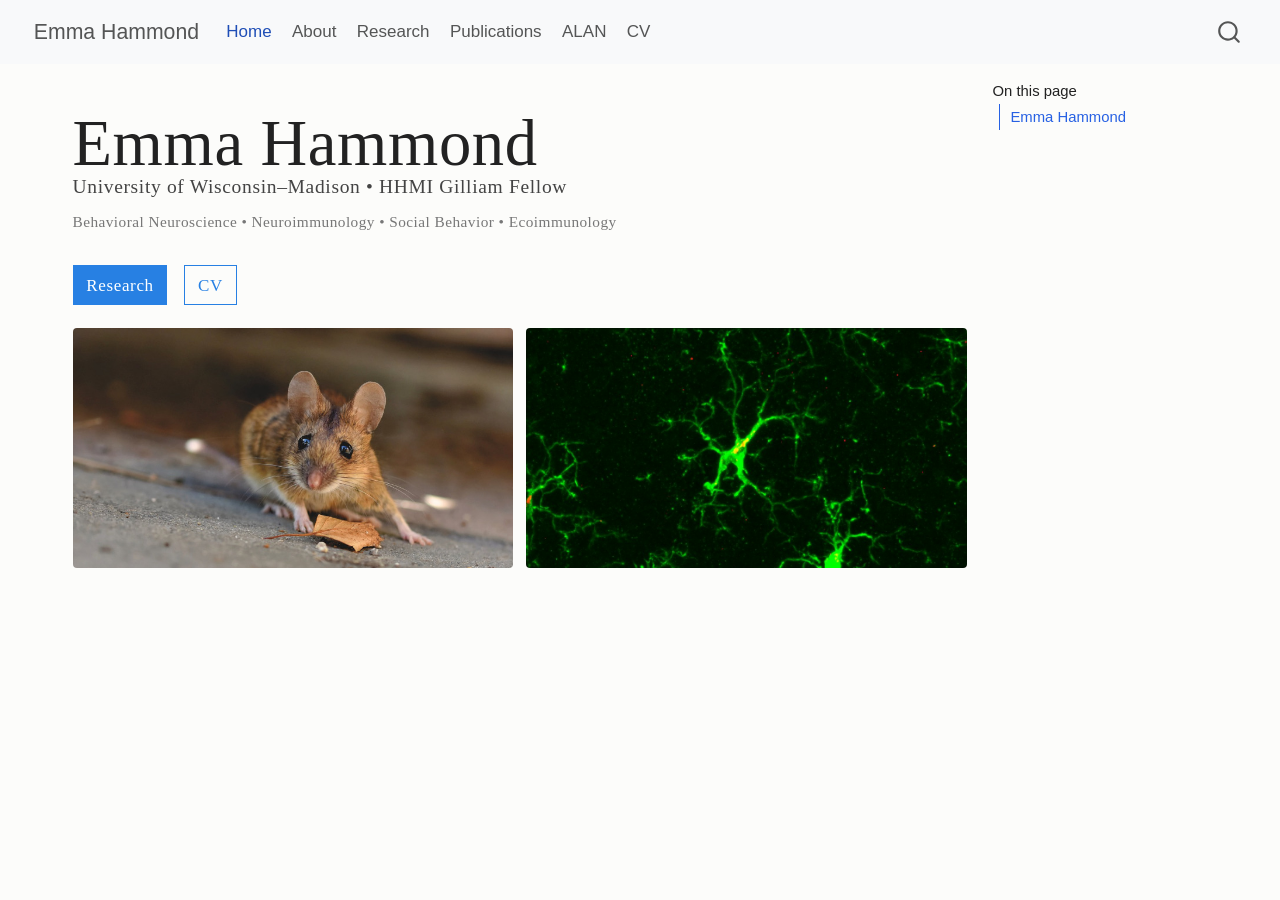
<file: index.html>
<!DOCTYPE html>
<html xmlns="http://www.w3.org/1999/xhtml" lang="en" xml:lang="en"><head>

<meta charset="utf-8">
<meta name="generator" content="quarto-1.8.25">

<meta name="viewport" content="width=device-width, initial-scale=1.0, user-scalable=yes">


<title>Emma Hammond</title>
<style>
code{white-space: pre-wrap;}
span.smallcaps{font-variant: small-caps;}
div.columns{display: flex; gap: min(4vw, 1.5em);}
div.column{flex: auto; overflow-x: auto;}
div.hanging-indent{margin-left: 1.5em; text-indent: -1.5em;}
ul.task-list{list-style: none;}
ul.task-list li input[type="checkbox"] {
  width: 0.8em;
  margin: 0 0.8em 0.2em -1em; /* quarto-specific, see https://github.com/quarto-dev/quarto-cli/issues/4556 */ 
  vertical-align: middle;
}
</style>


<script src="site_libs/quarto-nav/quarto-nav.js"></script>
<script src="site_libs/quarto-nav/headroom.min.js"></script>
<script src="site_libs/clipboard/clipboard.min.js"></script>
<script src="site_libs/quarto-search/autocomplete.umd.js"></script>
<script src="site_libs/quarto-search/fuse.min.js"></script>
<script src="site_libs/quarto-search/quarto-search.js"></script>
<meta name="quarto:offset" content="./">
<script src="site_libs/quarto-html/quarto.js" type="module"></script>
<script src="site_libs/quarto-html/tabsets/tabsets.js" type="module"></script>
<script src="site_libs/quarto-html/axe/axe-check.js" type="module"></script>
<script src="site_libs/quarto-html/popper.min.js"></script>
<script src="site_libs/quarto-html/tippy.umd.min.js"></script>
<script src="site_libs/quarto-html/anchor.min.js"></script>
<link href="site_libs/quarto-html/tippy.css" rel="stylesheet">
<link href="site_libs/quarto-html/quarto-syntax-highlighting-7b89279ff1a6dce999919e0e67d4d9ec.css" rel="stylesheet" id="quarto-text-highlighting-styles">
<script src="site_libs/bootstrap/bootstrap.min.js"></script>
<link href="site_libs/bootstrap/bootstrap-icons.css" rel="stylesheet">
<link href="site_libs/bootstrap/bootstrap-e31584831b205ffbb2d98406f31c2a5b.min.css" rel="stylesheet" append-hash="true" id="quarto-bootstrap" data-mode="light">
<script id="quarto-search-options" type="application/json">{
  "location": "navbar",
  "copy-button": false,
  "collapse-after": 3,
  "panel-placement": "end",
  "type": "overlay",
  "limit": 50,
  "keyboard-shortcut": [
    "f",
    "/",
    "s"
  ],
  "show-item-context": false,
  "language": {
    "search-no-results-text": "No results",
    "search-matching-documents-text": "matching documents",
    "search-copy-link-title": "Copy link to search",
    "search-hide-matches-text": "Hide additional matches",
    "search-more-match-text": "more match in this document",
    "search-more-matches-text": "more matches in this document",
    "search-clear-button-title": "Clear",
    "search-text-placeholder": "",
    "search-detached-cancel-button-title": "Cancel",
    "search-submit-button-title": "Submit",
    "search-label": "Search"
  }
}</script>


<link rel="stylesheet" href="styles.css">
</head>

<body class="nav-fixed quarto-light">

<div id="quarto-search-results"></div>
  <header id="quarto-header" class="headroom fixed-top">
    <nav class="navbar navbar-expand-lg " data-bs-theme="dark">
      <div class="navbar-container container-fluid">
      <div class="navbar-brand-container mx-auto">
    <a href="./index.html" class="navbar-brand navbar-brand-logo">
    </a>
    <a class="navbar-brand" href="./index.html">
    <span class="navbar-title">Emma Hammond</span>
    </a>
  </div>
            <div id="quarto-search" class="" title="Search"></div>
          <button class="navbar-toggler" type="button" data-bs-toggle="collapse" data-bs-target="#navbarCollapse" aria-controls="navbarCollapse" role="menu" aria-expanded="false" aria-label="Toggle navigation" onclick="if (window.quartoToggleHeadroom) { window.quartoToggleHeadroom(); }">
  <span class="navbar-toggler-icon"></span>
</button>
          <div class="collapse navbar-collapse" id="navbarCollapse">
            <ul class="navbar-nav navbar-nav-scroll me-auto">
  <li class="nav-item">
    <a class="nav-link active" href="./index.html" aria-current="page"> 
<span class="menu-text">Home</span></a>
  </li>  
  <li class="nav-item">
    <a class="nav-link" href="./about.html"> 
<span class="menu-text">About</span></a>
  </li>  
  <li class="nav-item">
    <a class="nav-link" href="./research.html"> 
<span class="menu-text">Research</span></a>
  </li>  
  <li class="nav-item">
    <a class="nav-link" href="./publications.html"> 
<span class="menu-text">Publications</span></a>
  </li>  
  <li class="nav-item">
    <a class="nav-link" href="./alan.html"> 
<span class="menu-text">ALAN</span></a>
  </li>  
  <li class="nav-item">
    <a class="nav-link" href="./cv.html"> 
<span class="menu-text">CV</span></a>
  </li>  
</ul>
          </div> <!-- /navcollapse -->
            <div class="quarto-navbar-tools">
</div>
      </div> <!-- /container-fluid -->
    </nav>
</header>
<!-- content -->
<div id="quarto-content" class="quarto-container page-columns page-rows-contents page-layout-full page-navbar">
<!-- sidebar -->
<!-- margin-sidebar -->
    <div id="quarto-margin-sidebar" class="sidebar margin-sidebar">
        <nav id="TOC" role="doc-toc" class="toc-active">
    <h2 id="toc-title">On this page</h2>
   
  <ul>
  <li><a href="#emma-hammond" id="toc-emma-hammond" class="nav-link active" data-scroll-target="#emma-hammond">Emma Hammond</a></li>
  </ul>
</nav>
    </div>
<!-- main -->
<main class="content column-page-left" id="quarto-document-content"><header id="title-block-header" class="quarto-title-block"></header>




<section id="emma-hammond" class="level1 hero-name hero-text">
<h1 class="hero-name">Emma Hammond</h1>
<div class="hero-affiliation">
<p>University of Wisconsin–Madison • HHMI Gilliam Fellow</p>
</div>
<div class="hero-keywords">
<p>Behavioral Neuroscience • Neuroimmunology • Social Behavior • Ecoimmunology</p>
</div>
<div class="hero-buttons">
<p><a href="./research.html" class="btn btn-primary">Research</a> <a href="./cv.html" class="btn btn-outline-primary">CV</a></p>
</div>
</section>
<div class="hero-image">
<div class="hero-image-pair">
<p><img src="images/mouse_for_home.jpg" class="research-photo img-fluid"></p>
<p><img src="images/zoomed_microglia.jpg" class="research-photo img-fluid"></p>
</div>
</div>



</main> <!-- /main -->
<script id="quarto-html-after-body" type="application/javascript">
  window.document.addEventListener("DOMContentLoaded", function (event) {
    const icon = "";
    const anchorJS = new window.AnchorJS();
    anchorJS.options = {
      placement: 'right',
      icon: icon
    };
    anchorJS.add('.anchored');
    const isCodeAnnotation = (el) => {
      for (const clz of el.classList) {
        if (clz.startsWith('code-annotation-')) {                     
          return true;
        }
      }
      return false;
    }
    const onCopySuccess = function(e) {
      // button target
      const button = e.trigger;
      // don't keep focus
      button.blur();
      // flash "checked"
      button.classList.add('code-copy-button-checked');
      var currentTitle = button.getAttribute("title");
      button.setAttribute("title", "Copied!");
      let tooltip;
      if (window.bootstrap) {
        button.setAttribute("data-bs-toggle", "tooltip");
        button.setAttribute("data-bs-placement", "left");
        button.setAttribute("data-bs-title", "Copied!");
        tooltip = new bootstrap.Tooltip(button, 
          { trigger: "manual", 
            customClass: "code-copy-button-tooltip",
            offset: [0, -8]});
        tooltip.show();    
      }
      setTimeout(function() {
        if (tooltip) {
          tooltip.hide();
          button.removeAttribute("data-bs-title");
          button.removeAttribute("data-bs-toggle");
          button.removeAttribute("data-bs-placement");
        }
        button.setAttribute("title", currentTitle);
        button.classList.remove('code-copy-button-checked');
      }, 1000);
      // clear code selection
      e.clearSelection();
    }
    const getTextToCopy = function(trigger) {
      const outerScaffold = trigger.parentElement.cloneNode(true);
      const codeEl = outerScaffold.querySelector('code');
      for (const childEl of codeEl.children) {
        if (isCodeAnnotation(childEl)) {
          childEl.remove();
        }
      }
      return codeEl.innerText;
    }
    const clipboard = new window.ClipboardJS('.code-copy-button:not([data-in-quarto-modal])', {
      text: getTextToCopy
    });
    clipboard.on('success', onCopySuccess);
    if (window.document.getElementById('quarto-embedded-source-code-modal')) {
      const clipboardModal = new window.ClipboardJS('.code-copy-button[data-in-quarto-modal]', {
        text: getTextToCopy,
        container: window.document.getElementById('quarto-embedded-source-code-modal')
      });
      clipboardModal.on('success', onCopySuccess);
    }
      var localhostRegex = new RegExp(/^(?:http|https):\/\/localhost\:?[0-9]*\//);
      var mailtoRegex = new RegExp(/^mailto:/);
        var filterRegex = new RegExp("https:\/\/emmarhammond2021\.github\.io\/emmahammond\.github\.io\/");
      var isInternal = (href) => {
          return filterRegex.test(href) || localhostRegex.test(href) || mailtoRegex.test(href);
      }
      // Inspect non-navigation links and adorn them if external
     var links = window.document.querySelectorAll('a[href]:not(.nav-link):not(.navbar-brand):not(.toc-action):not(.sidebar-link):not(.sidebar-item-toggle):not(.pagination-link):not(.no-external):not([aria-hidden]):not(.dropdown-item):not(.quarto-navigation-tool):not(.about-link)');
      for (var i=0; i<links.length; i++) {
        const link = links[i];
        if (!isInternal(link.href)) {
          // undo the damage that might have been done by quarto-nav.js in the case of
          // links that we want to consider external
          if (link.dataset.originalHref !== undefined) {
            link.href = link.dataset.originalHref;
          }
        }
      }
    function tippyHover(el, contentFn, onTriggerFn, onUntriggerFn) {
      const config = {
        allowHTML: true,
        maxWidth: 500,
        delay: 100,
        arrow: false,
        appendTo: function(el) {
            return el.parentElement;
        },
        interactive: true,
        interactiveBorder: 10,
        theme: 'quarto',
        placement: 'bottom-start',
      };
      if (contentFn) {
        config.content = contentFn;
      }
      if (onTriggerFn) {
        config.onTrigger = onTriggerFn;
      }
      if (onUntriggerFn) {
        config.onUntrigger = onUntriggerFn;
      }
      window.tippy(el, config); 
    }
    const noterefs = window.document.querySelectorAll('a[role="doc-noteref"]');
    for (var i=0; i<noterefs.length; i++) {
      const ref = noterefs[i];
      tippyHover(ref, function() {
        // use id or data attribute instead here
        let href = ref.getAttribute('data-footnote-href') || ref.getAttribute('href');
        try { href = new URL(href).hash; } catch {}
        const id = href.replace(/^#\/?/, "");
        const note = window.document.getElementById(id);
        if (note) {
          return note.innerHTML;
        } else {
          return "";
        }
      });
    }
    const xrefs = window.document.querySelectorAll('a.quarto-xref');
    const processXRef = (id, note) => {
      // Strip column container classes
      const stripColumnClz = (el) => {
        el.classList.remove("page-full", "page-columns");
        if (el.children) {
          for (const child of el.children) {
            stripColumnClz(child);
          }
        }
      }
      stripColumnClz(note)
      if (id === null || id.startsWith('sec-')) {
        // Special case sections, only their first couple elements
        const container = document.createElement("div");
        if (note.children && note.children.length > 2) {
          container.appendChild(note.children[0].cloneNode(true));
          for (let i = 1; i < note.children.length; i++) {
            const child = note.children[i];
            if (child.tagName === "P" && child.innerText === "") {
              continue;
            } else {
              container.appendChild(child.cloneNode(true));
              break;
            }
          }
          if (window.Quarto?.typesetMath) {
            window.Quarto.typesetMath(container);
          }
          return container.innerHTML
        } else {
          if (window.Quarto?.typesetMath) {
            window.Quarto.typesetMath(note);
          }
          return note.innerHTML;
        }
      } else {
        // Remove any anchor links if they are present
        const anchorLink = note.querySelector('a.anchorjs-link');
        if (anchorLink) {
          anchorLink.remove();
        }
        if (window.Quarto?.typesetMath) {
          window.Quarto.typesetMath(note);
        }
        if (note.classList.contains("callout")) {
          return note.outerHTML;
        } else {
          return note.innerHTML;
        }
      }
    }
    for (var i=0; i<xrefs.length; i++) {
      const xref = xrefs[i];
      tippyHover(xref, undefined, function(instance) {
        instance.disable();
        let url = xref.getAttribute('href');
        let hash = undefined; 
        if (url.startsWith('#')) {
          hash = url;
        } else {
          try { hash = new URL(url).hash; } catch {}
        }
        if (hash) {
          const id = hash.replace(/^#\/?/, "");
          const note = window.document.getElementById(id);
          if (note !== null) {
            try {
              const html = processXRef(id, note.cloneNode(true));
              instance.setContent(html);
            } finally {
              instance.enable();
              instance.show();
            }
          } else {
            // See if we can fetch this
            fetch(url.split('#')[0])
            .then(res => res.text())
            .then(html => {
              const parser = new DOMParser();
              const htmlDoc = parser.parseFromString(html, "text/html");
              const note = htmlDoc.getElementById(id);
              if (note !== null) {
                const html = processXRef(id, note);
                instance.setContent(html);
              } 
            }).finally(() => {
              instance.enable();
              instance.show();
            });
          }
        } else {
          // See if we can fetch a full url (with no hash to target)
          // This is a special case and we should probably do some content thinning / targeting
          fetch(url)
          .then(res => res.text())
          .then(html => {
            const parser = new DOMParser();
            const htmlDoc = parser.parseFromString(html, "text/html");
            const note = htmlDoc.querySelector('main.content');
            if (note !== null) {
              // This should only happen for chapter cross references
              // (since there is no id in the URL)
              // remove the first header
              if (note.children.length > 0 && note.children[0].tagName === "HEADER") {
                note.children[0].remove();
              }
              const html = processXRef(null, note);
              instance.setContent(html);
            } 
          }).finally(() => {
            instance.enable();
            instance.show();
          });
        }
      }, function(instance) {
      });
    }
        let selectedAnnoteEl;
        const selectorForAnnotation = ( cell, annotation) => {
          let cellAttr = 'data-code-cell="' + cell + '"';
          let lineAttr = 'data-code-annotation="' +  annotation + '"';
          const selector = 'span[' + cellAttr + '][' + lineAttr + ']';
          return selector;
        }
        const selectCodeLines = (annoteEl) => {
          const doc = window.document;
          const targetCell = annoteEl.getAttribute("data-target-cell");
          const targetAnnotation = annoteEl.getAttribute("data-target-annotation");
          const annoteSpan = window.document.querySelector(selectorForAnnotation(targetCell, targetAnnotation));
          const lines = annoteSpan.getAttribute("data-code-lines").split(",");
          const lineIds = lines.map((line) => {
            return targetCell + "-" + line;
          })
          let top = null;
          let height = null;
          let parent = null;
          if (lineIds.length > 0) {
              //compute the position of the single el (top and bottom and make a div)
              const el = window.document.getElementById(lineIds[0]);
              top = el.offsetTop;
              height = el.offsetHeight;
              parent = el.parentElement.parentElement;
            if (lineIds.length > 1) {
              const lastEl = window.document.getElementById(lineIds[lineIds.length - 1]);
              const bottom = lastEl.offsetTop + lastEl.offsetHeight;
              height = bottom - top;
            }
            if (top !== null && height !== null && parent !== null) {
              // cook up a div (if necessary) and position it 
              let div = window.document.getElementById("code-annotation-line-highlight");
              if (div === null) {
                div = window.document.createElement("div");
                div.setAttribute("id", "code-annotation-line-highlight");
                div.style.position = 'absolute';
                parent.appendChild(div);
              }
              div.style.top = top - 2 + "px";
              div.style.height = height + 4 + "px";
              div.style.left = 0;
              let gutterDiv = window.document.getElementById("code-annotation-line-highlight-gutter");
              if (gutterDiv === null) {
                gutterDiv = window.document.createElement("div");
                gutterDiv.setAttribute("id", "code-annotation-line-highlight-gutter");
                gutterDiv.style.position = 'absolute';
                const codeCell = window.document.getElementById(targetCell);
                const gutter = codeCell.querySelector('.code-annotation-gutter');
                gutter.appendChild(gutterDiv);
              }
              gutterDiv.style.top = top - 2 + "px";
              gutterDiv.style.height = height + 4 + "px";
            }
            selectedAnnoteEl = annoteEl;
          }
        };
        const unselectCodeLines = () => {
          const elementsIds = ["code-annotation-line-highlight", "code-annotation-line-highlight-gutter"];
          elementsIds.forEach((elId) => {
            const div = window.document.getElementById(elId);
            if (div) {
              div.remove();
            }
          });
          selectedAnnoteEl = undefined;
        };
          // Handle positioning of the toggle
      window.addEventListener(
        "resize",
        throttle(() => {
          elRect = undefined;
          if (selectedAnnoteEl) {
            selectCodeLines(selectedAnnoteEl);
          }
        }, 10)
      );
      function throttle(fn, ms) {
      let throttle = false;
      let timer;
        return (...args) => {
          if(!throttle) { // first call gets through
              fn.apply(this, args);
              throttle = true;
          } else { // all the others get throttled
              if(timer) clearTimeout(timer); // cancel #2
              timer = setTimeout(() => {
                fn.apply(this, args);
                timer = throttle = false;
              }, ms);
          }
        };
      }
        // Attach click handler to the DT
        const annoteDls = window.document.querySelectorAll('dt[data-target-cell]');
        for (const annoteDlNode of annoteDls) {
          annoteDlNode.addEventListener('click', (event) => {
            const clickedEl = event.target;
            if (clickedEl !== selectedAnnoteEl) {
              unselectCodeLines();
              const activeEl = window.document.querySelector('dt[data-target-cell].code-annotation-active');
              if (activeEl) {
                activeEl.classList.remove('code-annotation-active');
              }
              selectCodeLines(clickedEl);
              clickedEl.classList.add('code-annotation-active');
            } else {
              // Unselect the line
              unselectCodeLines();
              clickedEl.classList.remove('code-annotation-active');
            }
          });
        }
    const findCites = (el) => {
      const parentEl = el.parentElement;
      if (parentEl) {
        const cites = parentEl.dataset.cites;
        if (cites) {
          return {
            el,
            cites: cites.split(' ')
          };
        } else {
          return findCites(el.parentElement)
        }
      } else {
        return undefined;
      }
    };
    var bibliorefs = window.document.querySelectorAll('a[role="doc-biblioref"]');
    for (var i=0; i<bibliorefs.length; i++) {
      const ref = bibliorefs[i];
      const citeInfo = findCites(ref);
      if (citeInfo) {
        tippyHover(citeInfo.el, function() {
          var popup = window.document.createElement('div');
          citeInfo.cites.forEach(function(cite) {
            var citeDiv = window.document.createElement('div');
            citeDiv.classList.add('hanging-indent');
            citeDiv.classList.add('csl-entry');
            var biblioDiv = window.document.getElementById('ref-' + cite);
            if (biblioDiv) {
              citeDiv.innerHTML = biblioDiv.innerHTML;
            }
            popup.appendChild(citeDiv);
          });
          return popup.innerHTML;
        });
      }
    }
  });
  </script>
</div> <!-- /content -->




</body></html>
</file>
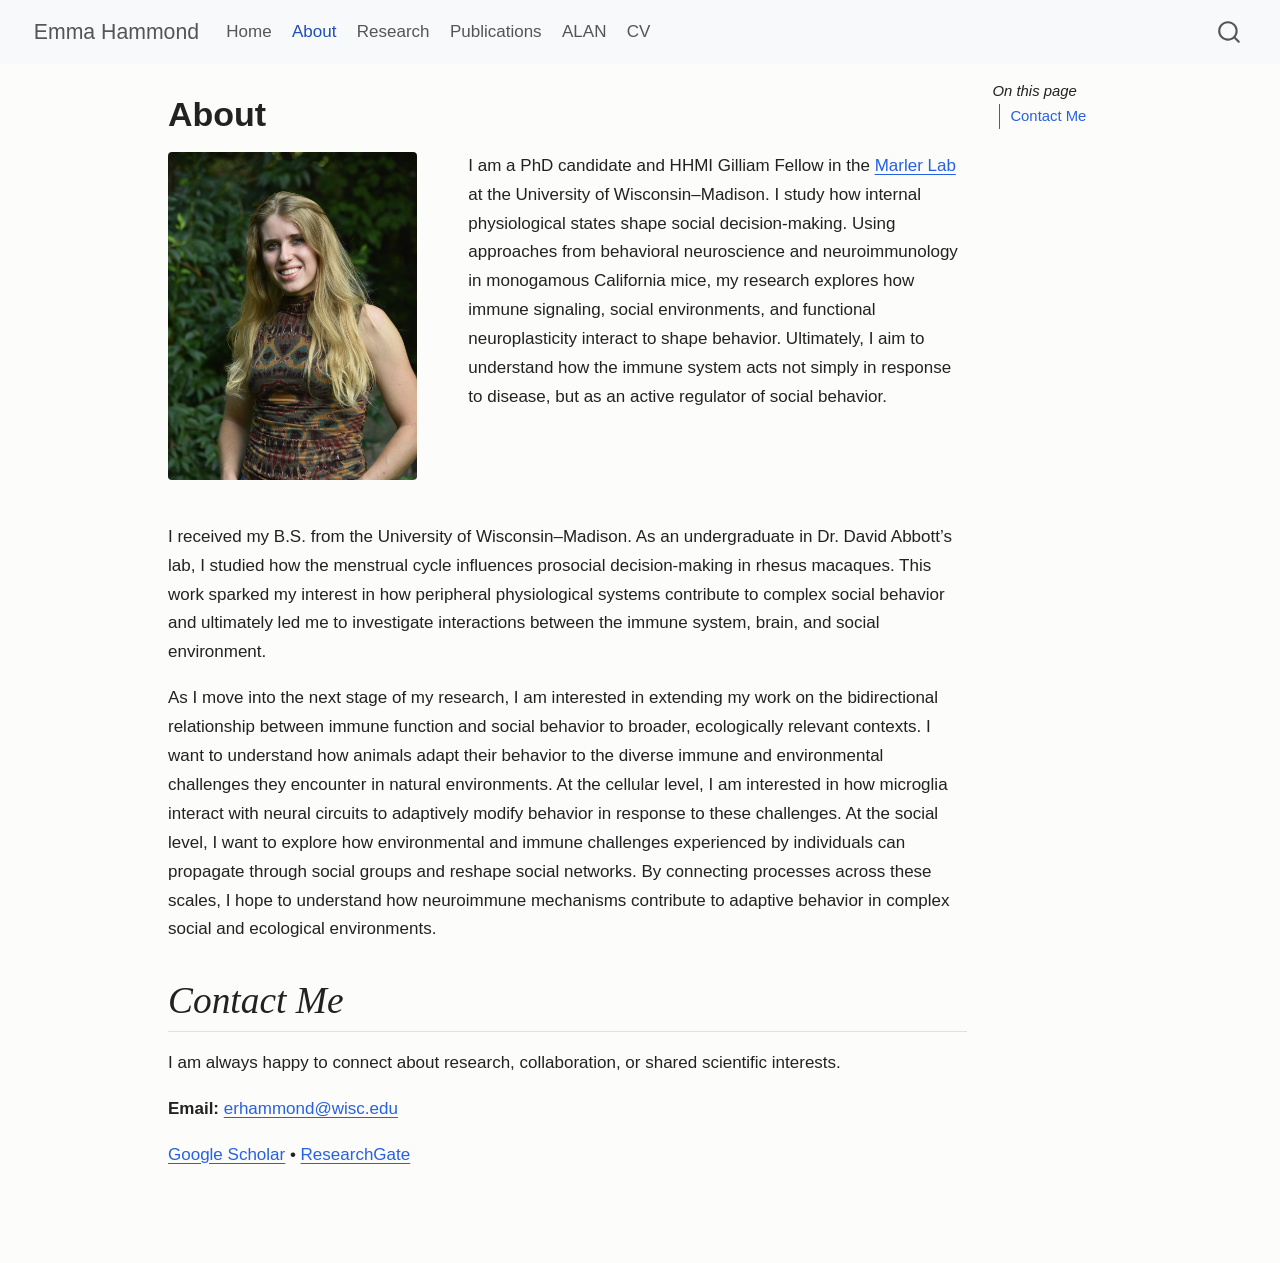
<file: about.html>
<!DOCTYPE html>
<html xmlns="http://www.w3.org/1999/xhtml" lang="en" xml:lang="en"><head>

<meta charset="utf-8">
<meta name="generator" content="quarto-1.8.25">

<meta name="viewport" content="width=device-width, initial-scale=1.0, user-scalable=yes">


<title>About – Emma Hammond</title>
<style>
code{white-space: pre-wrap;}
span.smallcaps{font-variant: small-caps;}
div.columns{display: flex; gap: min(4vw, 1.5em);}
div.column{flex: auto; overflow-x: auto;}
div.hanging-indent{margin-left: 1.5em; text-indent: -1.5em;}
ul.task-list{list-style: none;}
ul.task-list li input[type="checkbox"] {
  width: 0.8em;
  margin: 0 0.8em 0.2em -1em; /* quarto-specific, see https://github.com/quarto-dev/quarto-cli/issues/4556 */ 
  vertical-align: middle;
}
</style>


<script src="site_libs/quarto-nav/quarto-nav.js"></script>
<script src="site_libs/quarto-nav/headroom.min.js"></script>
<script src="site_libs/clipboard/clipboard.min.js"></script>
<script src="site_libs/quarto-search/autocomplete.umd.js"></script>
<script src="site_libs/quarto-search/fuse.min.js"></script>
<script src="site_libs/quarto-search/quarto-search.js"></script>
<meta name="quarto:offset" content="./">
<script src="site_libs/quarto-html/quarto.js" type="module"></script>
<script src="site_libs/quarto-html/tabsets/tabsets.js" type="module"></script>
<script src="site_libs/quarto-html/axe/axe-check.js" type="module"></script>
<script src="site_libs/quarto-html/popper.min.js"></script>
<script src="site_libs/quarto-html/tippy.umd.min.js"></script>
<script src="site_libs/quarto-html/anchor.min.js"></script>
<link href="site_libs/quarto-html/tippy.css" rel="stylesheet">
<link href="site_libs/quarto-html/quarto-syntax-highlighting-7b89279ff1a6dce999919e0e67d4d9ec.css" rel="stylesheet" id="quarto-text-highlighting-styles">
<script src="site_libs/bootstrap/bootstrap.min.js"></script>
<link href="site_libs/bootstrap/bootstrap-icons.css" rel="stylesheet">
<link href="site_libs/bootstrap/bootstrap-e31584831b205ffbb2d98406f31c2a5b.min.css" rel="stylesheet" append-hash="true" id="quarto-bootstrap" data-mode="light">
<script id="quarto-search-options" type="application/json">{
  "location": "navbar",
  "copy-button": false,
  "collapse-after": 3,
  "panel-placement": "end",
  "type": "overlay",
  "limit": 50,
  "keyboard-shortcut": [
    "f",
    "/",
    "s"
  ],
  "show-item-context": false,
  "language": {
    "search-no-results-text": "No results",
    "search-matching-documents-text": "matching documents",
    "search-copy-link-title": "Copy link to search",
    "search-hide-matches-text": "Hide additional matches",
    "search-more-match-text": "more match in this document",
    "search-more-matches-text": "more matches in this document",
    "search-clear-button-title": "Clear",
    "search-text-placeholder": "",
    "search-detached-cancel-button-title": "Cancel",
    "search-submit-button-title": "Submit",
    "search-label": "Search"
  }
}</script>


<link rel="stylesheet" href="styles.css">
</head>

<body class="nav-fixed about-page quarto-light">

<div id="quarto-search-results"></div>
  <header id="quarto-header" class="headroom fixed-top">
    <nav class="navbar navbar-expand-lg " data-bs-theme="dark">
      <div class="navbar-container container-fluid">
      <div class="navbar-brand-container mx-auto">
    <a href="./index.html" class="navbar-brand navbar-brand-logo">
    </a>
    <a class="navbar-brand" href="./index.html">
    <span class="navbar-title">Emma Hammond</span>
    </a>
  </div>
            <div id="quarto-search" class="" title="Search"></div>
          <button class="navbar-toggler" type="button" data-bs-toggle="collapse" data-bs-target="#navbarCollapse" aria-controls="navbarCollapse" role="menu" aria-expanded="false" aria-label="Toggle navigation" onclick="if (window.quartoToggleHeadroom) { window.quartoToggleHeadroom(); }">
  <span class="navbar-toggler-icon"></span>
</button>
          <div class="collapse navbar-collapse" id="navbarCollapse">
            <ul class="navbar-nav navbar-nav-scroll me-auto">
  <li class="nav-item">
    <a class="nav-link" href="./index.html"> 
<span class="menu-text">Home</span></a>
  </li>  
  <li class="nav-item">
    <a class="nav-link active" href="./about.html" aria-current="page"> 
<span class="menu-text">About</span></a>
  </li>  
  <li class="nav-item">
    <a class="nav-link" href="./research.html"> 
<span class="menu-text">Research</span></a>
  </li>  
  <li class="nav-item">
    <a class="nav-link" href="./publications.html"> 
<span class="menu-text">Publications</span></a>
  </li>  
  <li class="nav-item">
    <a class="nav-link" href="./alan.html"> 
<span class="menu-text">ALAN</span></a>
  </li>  
  <li class="nav-item">
    <a class="nav-link" href="./cv.html"> 
<span class="menu-text">CV</span></a>
  </li>  
</ul>
          </div> <!-- /navcollapse -->
            <div class="quarto-navbar-tools">
</div>
      </div> <!-- /container-fluid -->
    </nav>
</header>
<!-- content -->
<div id="quarto-content" class="quarto-container page-columns page-rows-contents page-layout-article page-navbar">
<!-- sidebar -->
<!-- margin-sidebar -->
    <div id="quarto-margin-sidebar" class="sidebar margin-sidebar">
        <nav id="TOC" role="doc-toc" class="toc-active">
    <h2 id="toc-title">On this page</h2>
   
  <ul>
  <li><a href="#contact-me" id="toc-contact-me" class="nav-link active" data-scroll-target="#contact-me">Contact Me</a></li>
  </ul>
</nav>
    </div>
<!-- main -->
<main class="content" id="quarto-document-content">

<header id="title-block-header" class="quarto-title-block default">
<div class="quarto-title">
<h1 class="title">About</h1>
</div>



<div class="quarto-title-meta">

    
  
    
  </div>
  


</header>


<div class="about-intro">
<div class="about-image">
<p><img src="images/headshot.jpg" class="about-photo img-fluid"></p>
</div>
<div class="about-text">
<p>I am a PhD candidate and HHMI Gilliam Fellow in the <a href="https://marlerlab.psych.wisc.edu/">Marler Lab</a> at the University of Wisconsin–Madison. I study how internal physiological states shape social decision-making. Using approaches from behavioral neuroscience and neuroimmunology in monogamous California mice, my research explores how immune signaling, social environments, and functional neuroplasticity interact to shape behavior. Ultimately, I aim to understand how the immune system acts not simply in response to disease, but as an active regulator of social behavior.</p>
</div>
</div>
<p>I received my B.S. from the University of Wisconsin–Madison. As an undergraduate in Dr.&nbsp;David Abbott’s lab, I studied how the menstrual cycle influences prosocial decision-making in rhesus macaques. This work sparked my interest in how peripheral physiological systems contribute to complex social behavior and ultimately led me to investigate interactions between the immune system, brain, and social environment.</p>
<p>As I move into the next stage of my research, I am interested in extending my work on the bidirectional relationship between immune function and social behavior to broader, ecologically relevant contexts. I want to understand how animals adapt their behavior to the diverse immune and environmental challenges they encounter in natural environments. At the cellular level, I am interested in how microglia interact with neural circuits to adaptively modify behavior in response to these challenges. At the social level, I want to explore how environmental and immune challenges experienced by individuals can propagate through social groups and reshape social networks. By connecting processes across these scales, I hope to understand how neuroimmune mechanisms contribute to adaptive behavior in complex social and ecological environments.</p>
<section id="contact-me" class="level2">
<h2 class="anchored" data-anchor-id="contact-me">Contact Me</h2>
<p>I am always happy to connect about research, collaboration, or shared scientific interests.</p>
<p><strong>Email:</strong> <a href="mailto:erhammond@wisc.edu">erhammond@wisc.edu</a></p>
<p><a href="https://scholar.google.com/citations?hl=en&amp;user=ldRPjp4AAAAJ&amp;view_op=list_works&amp;sortby=pubdate">Google Scholar</a> • <a href="https://www.researchgate.net/profile/Emma-Hammond-5">ResearchGate</a></p>


</section>

</main> <!-- /main -->
<script id="quarto-html-after-body" type="application/javascript">
  window.document.addEventListener("DOMContentLoaded", function (event) {
    const icon = "";
    const anchorJS = new window.AnchorJS();
    anchorJS.options = {
      placement: 'right',
      icon: icon
    };
    anchorJS.add('.anchored');
    const isCodeAnnotation = (el) => {
      for (const clz of el.classList) {
        if (clz.startsWith('code-annotation-')) {                     
          return true;
        }
      }
      return false;
    }
    const onCopySuccess = function(e) {
      // button target
      const button = e.trigger;
      // don't keep focus
      button.blur();
      // flash "checked"
      button.classList.add('code-copy-button-checked');
      var currentTitle = button.getAttribute("title");
      button.setAttribute("title", "Copied!");
      let tooltip;
      if (window.bootstrap) {
        button.setAttribute("data-bs-toggle", "tooltip");
        button.setAttribute("data-bs-placement", "left");
        button.setAttribute("data-bs-title", "Copied!");
        tooltip = new bootstrap.Tooltip(button, 
          { trigger: "manual", 
            customClass: "code-copy-button-tooltip",
            offset: [0, -8]});
        tooltip.show();    
      }
      setTimeout(function() {
        if (tooltip) {
          tooltip.hide();
          button.removeAttribute("data-bs-title");
          button.removeAttribute("data-bs-toggle");
          button.removeAttribute("data-bs-placement");
        }
        button.setAttribute("title", currentTitle);
        button.classList.remove('code-copy-button-checked');
      }, 1000);
      // clear code selection
      e.clearSelection();
    }
    const getTextToCopy = function(trigger) {
      const outerScaffold = trigger.parentElement.cloneNode(true);
      const codeEl = outerScaffold.querySelector('code');
      for (const childEl of codeEl.children) {
        if (isCodeAnnotation(childEl)) {
          childEl.remove();
        }
      }
      return codeEl.innerText;
    }
    const clipboard = new window.ClipboardJS('.code-copy-button:not([data-in-quarto-modal])', {
      text: getTextToCopy
    });
    clipboard.on('success', onCopySuccess);
    if (window.document.getElementById('quarto-embedded-source-code-modal')) {
      const clipboardModal = new window.ClipboardJS('.code-copy-button[data-in-quarto-modal]', {
        text: getTextToCopy,
        container: window.document.getElementById('quarto-embedded-source-code-modal')
      });
      clipboardModal.on('success', onCopySuccess);
    }
      var localhostRegex = new RegExp(/^(?:http|https):\/\/localhost\:?[0-9]*\//);
      var mailtoRegex = new RegExp(/^mailto:/);
        var filterRegex = new RegExp("https:\/\/emmarhammond2021\.github\.io\/emmahammond\.github\.io\/");
      var isInternal = (href) => {
          return filterRegex.test(href) || localhostRegex.test(href) || mailtoRegex.test(href);
      }
      // Inspect non-navigation links and adorn them if external
     var links = window.document.querySelectorAll('a[href]:not(.nav-link):not(.navbar-brand):not(.toc-action):not(.sidebar-link):not(.sidebar-item-toggle):not(.pagination-link):not(.no-external):not([aria-hidden]):not(.dropdown-item):not(.quarto-navigation-tool):not(.about-link)');
      for (var i=0; i<links.length; i++) {
        const link = links[i];
        if (!isInternal(link.href)) {
          // undo the damage that might have been done by quarto-nav.js in the case of
          // links that we want to consider external
          if (link.dataset.originalHref !== undefined) {
            link.href = link.dataset.originalHref;
          }
        }
      }
    function tippyHover(el, contentFn, onTriggerFn, onUntriggerFn) {
      const config = {
        allowHTML: true,
        maxWidth: 500,
        delay: 100,
        arrow: false,
        appendTo: function(el) {
            return el.parentElement;
        },
        interactive: true,
        interactiveBorder: 10,
        theme: 'quarto',
        placement: 'bottom-start',
      };
      if (contentFn) {
        config.content = contentFn;
      }
      if (onTriggerFn) {
        config.onTrigger = onTriggerFn;
      }
      if (onUntriggerFn) {
        config.onUntrigger = onUntriggerFn;
      }
      window.tippy(el, config); 
    }
    const noterefs = window.document.querySelectorAll('a[role="doc-noteref"]');
    for (var i=0; i<noterefs.length; i++) {
      const ref = noterefs[i];
      tippyHover(ref, function() {
        // use id or data attribute instead here
        let href = ref.getAttribute('data-footnote-href') || ref.getAttribute('href');
        try { href = new URL(href).hash; } catch {}
        const id = href.replace(/^#\/?/, "");
        const note = window.document.getElementById(id);
        if (note) {
          return note.innerHTML;
        } else {
          return "";
        }
      });
    }
    const xrefs = window.document.querySelectorAll('a.quarto-xref');
    const processXRef = (id, note) => {
      // Strip column container classes
      const stripColumnClz = (el) => {
        el.classList.remove("page-full", "page-columns");
        if (el.children) {
          for (const child of el.children) {
            stripColumnClz(child);
          }
        }
      }
      stripColumnClz(note)
      if (id === null || id.startsWith('sec-')) {
        // Special case sections, only their first couple elements
        const container = document.createElement("div");
        if (note.children && note.children.length > 2) {
          container.appendChild(note.children[0].cloneNode(true));
          for (let i = 1; i < note.children.length; i++) {
            const child = note.children[i];
            if (child.tagName === "P" && child.innerText === "") {
              continue;
            } else {
              container.appendChild(child.cloneNode(true));
              break;
            }
          }
          if (window.Quarto?.typesetMath) {
            window.Quarto.typesetMath(container);
          }
          return container.innerHTML
        } else {
          if (window.Quarto?.typesetMath) {
            window.Quarto.typesetMath(note);
          }
          return note.innerHTML;
        }
      } else {
        // Remove any anchor links if they are present
        const anchorLink = note.querySelector('a.anchorjs-link');
        if (anchorLink) {
          anchorLink.remove();
        }
        if (window.Quarto?.typesetMath) {
          window.Quarto.typesetMath(note);
        }
        if (note.classList.contains("callout")) {
          return note.outerHTML;
        } else {
          return note.innerHTML;
        }
      }
    }
    for (var i=0; i<xrefs.length; i++) {
      const xref = xrefs[i];
      tippyHover(xref, undefined, function(instance) {
        instance.disable();
        let url = xref.getAttribute('href');
        let hash = undefined; 
        if (url.startsWith('#')) {
          hash = url;
        } else {
          try { hash = new URL(url).hash; } catch {}
        }
        if (hash) {
          const id = hash.replace(/^#\/?/, "");
          const note = window.document.getElementById(id);
          if (note !== null) {
            try {
              const html = processXRef(id, note.cloneNode(true));
              instance.setContent(html);
            } finally {
              instance.enable();
              instance.show();
            }
          } else {
            // See if we can fetch this
            fetch(url.split('#')[0])
            .then(res => res.text())
            .then(html => {
              const parser = new DOMParser();
              const htmlDoc = parser.parseFromString(html, "text/html");
              const note = htmlDoc.getElementById(id);
              if (note !== null) {
                const html = processXRef(id, note);
                instance.setContent(html);
              } 
            }).finally(() => {
              instance.enable();
              instance.show();
            });
          }
        } else {
          // See if we can fetch a full url (with no hash to target)
          // This is a special case and we should probably do some content thinning / targeting
          fetch(url)
          .then(res => res.text())
          .then(html => {
            const parser = new DOMParser();
            const htmlDoc = parser.parseFromString(html, "text/html");
            const note = htmlDoc.querySelector('main.content');
            if (note !== null) {
              // This should only happen for chapter cross references
              // (since there is no id in the URL)
              // remove the first header
              if (note.children.length > 0 && note.children[0].tagName === "HEADER") {
                note.children[0].remove();
              }
              const html = processXRef(null, note);
              instance.setContent(html);
            } 
          }).finally(() => {
            instance.enable();
            instance.show();
          });
        }
      }, function(instance) {
      });
    }
        let selectedAnnoteEl;
        const selectorForAnnotation = ( cell, annotation) => {
          let cellAttr = 'data-code-cell="' + cell + '"';
          let lineAttr = 'data-code-annotation="' +  annotation + '"';
          const selector = 'span[' + cellAttr + '][' + lineAttr + ']';
          return selector;
        }
        const selectCodeLines = (annoteEl) => {
          const doc = window.document;
          const targetCell = annoteEl.getAttribute("data-target-cell");
          const targetAnnotation = annoteEl.getAttribute("data-target-annotation");
          const annoteSpan = window.document.querySelector(selectorForAnnotation(targetCell, targetAnnotation));
          const lines = annoteSpan.getAttribute("data-code-lines").split(",");
          const lineIds = lines.map((line) => {
            return targetCell + "-" + line;
          })
          let top = null;
          let height = null;
          let parent = null;
          if (lineIds.length > 0) {
              //compute the position of the single el (top and bottom and make a div)
              const el = window.document.getElementById(lineIds[0]);
              top = el.offsetTop;
              height = el.offsetHeight;
              parent = el.parentElement.parentElement;
            if (lineIds.length > 1) {
              const lastEl = window.document.getElementById(lineIds[lineIds.length - 1]);
              const bottom = lastEl.offsetTop + lastEl.offsetHeight;
              height = bottom - top;
            }
            if (top !== null && height !== null && parent !== null) {
              // cook up a div (if necessary) and position it 
              let div = window.document.getElementById("code-annotation-line-highlight");
              if (div === null) {
                div = window.document.createElement("div");
                div.setAttribute("id", "code-annotation-line-highlight");
                div.style.position = 'absolute';
                parent.appendChild(div);
              }
              div.style.top = top - 2 + "px";
              div.style.height = height + 4 + "px";
              div.style.left = 0;
              let gutterDiv = window.document.getElementById("code-annotation-line-highlight-gutter");
              if (gutterDiv === null) {
                gutterDiv = window.document.createElement("div");
                gutterDiv.setAttribute("id", "code-annotation-line-highlight-gutter");
                gutterDiv.style.position = 'absolute';
                const codeCell = window.document.getElementById(targetCell);
                const gutter = codeCell.querySelector('.code-annotation-gutter');
                gutter.appendChild(gutterDiv);
              }
              gutterDiv.style.top = top - 2 + "px";
              gutterDiv.style.height = height + 4 + "px";
            }
            selectedAnnoteEl = annoteEl;
          }
        };
        const unselectCodeLines = () => {
          const elementsIds = ["code-annotation-line-highlight", "code-annotation-line-highlight-gutter"];
          elementsIds.forEach((elId) => {
            const div = window.document.getElementById(elId);
            if (div) {
              div.remove();
            }
          });
          selectedAnnoteEl = undefined;
        };
          // Handle positioning of the toggle
      window.addEventListener(
        "resize",
        throttle(() => {
          elRect = undefined;
          if (selectedAnnoteEl) {
            selectCodeLines(selectedAnnoteEl);
          }
        }, 10)
      );
      function throttle(fn, ms) {
      let throttle = false;
      let timer;
        return (...args) => {
          if(!throttle) { // first call gets through
              fn.apply(this, args);
              throttle = true;
          } else { // all the others get throttled
              if(timer) clearTimeout(timer); // cancel #2
              timer = setTimeout(() => {
                fn.apply(this, args);
                timer = throttle = false;
              }, ms);
          }
        };
      }
        // Attach click handler to the DT
        const annoteDls = window.document.querySelectorAll('dt[data-target-cell]');
        for (const annoteDlNode of annoteDls) {
          annoteDlNode.addEventListener('click', (event) => {
            const clickedEl = event.target;
            if (clickedEl !== selectedAnnoteEl) {
              unselectCodeLines();
              const activeEl = window.document.querySelector('dt[data-target-cell].code-annotation-active');
              if (activeEl) {
                activeEl.classList.remove('code-annotation-active');
              }
              selectCodeLines(clickedEl);
              clickedEl.classList.add('code-annotation-active');
            } else {
              // Unselect the line
              unselectCodeLines();
              clickedEl.classList.remove('code-annotation-active');
            }
          });
        }
    const findCites = (el) => {
      const parentEl = el.parentElement;
      if (parentEl) {
        const cites = parentEl.dataset.cites;
        if (cites) {
          return {
            el,
            cites: cites.split(' ')
          };
        } else {
          return findCites(el.parentElement)
        }
      } else {
        return undefined;
      }
    };
    var bibliorefs = window.document.querySelectorAll('a[role="doc-biblioref"]');
    for (var i=0; i<bibliorefs.length; i++) {
      const ref = bibliorefs[i];
      const citeInfo = findCites(ref);
      if (citeInfo) {
        tippyHover(citeInfo.el, function() {
          var popup = window.document.createElement('div');
          citeInfo.cites.forEach(function(cite) {
            var citeDiv = window.document.createElement('div');
            citeDiv.classList.add('hanging-indent');
            citeDiv.classList.add('csl-entry');
            var biblioDiv = window.document.getElementById('ref-' + cite);
            if (biblioDiv) {
              citeDiv.innerHTML = biblioDiv.innerHTML;
            }
            popup.appendChild(citeDiv);
          });
          return popup.innerHTML;
        });
      }
    }
  });
  </script>
</div> <!-- /content -->




</body></html>
</file>
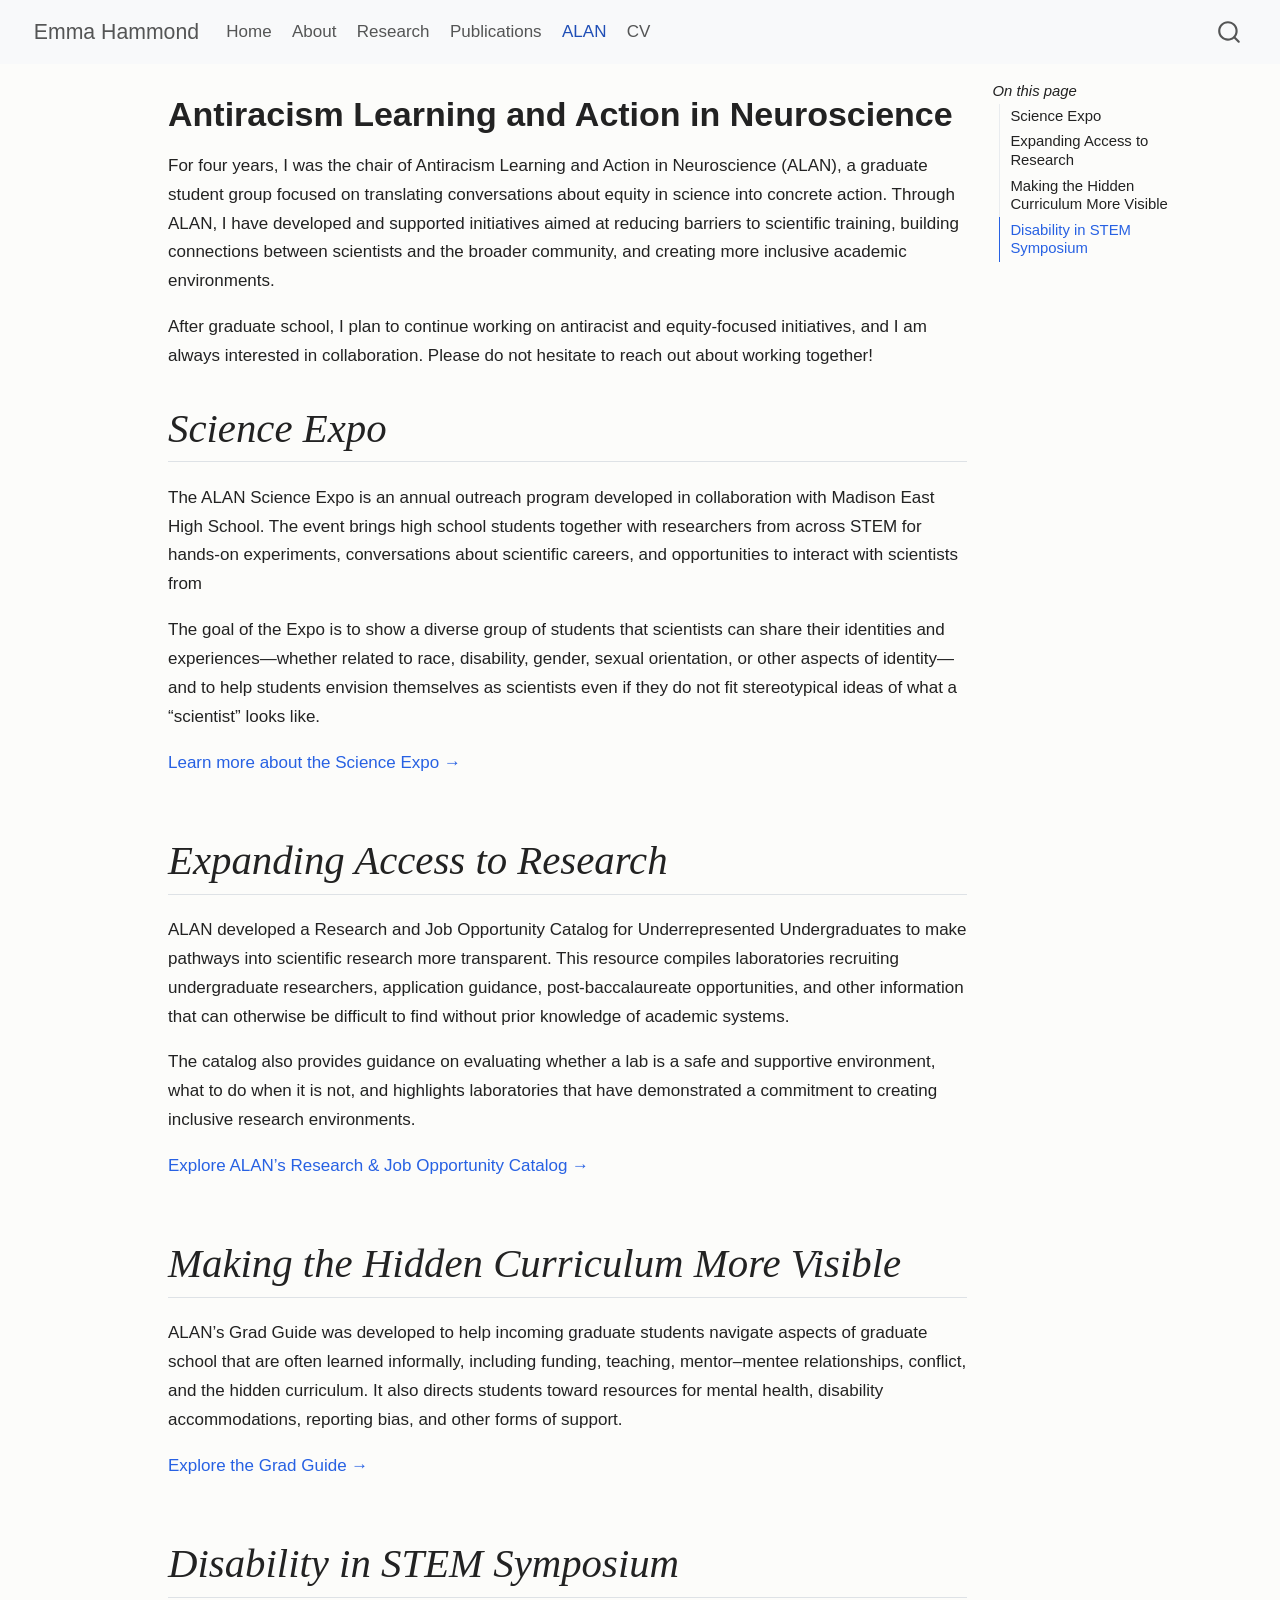
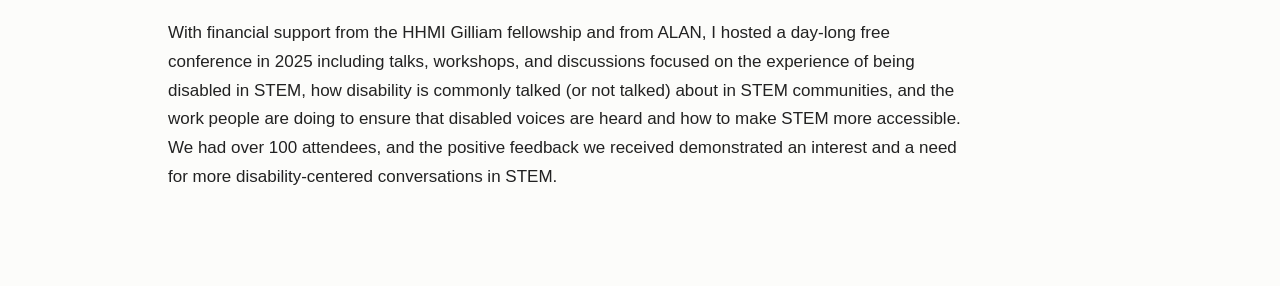
<file: alan.html>
<!DOCTYPE html>
<html xmlns="http://www.w3.org/1999/xhtml" lang="en" xml:lang="en"><head>

<meta charset="utf-8">
<meta name="generator" content="quarto-1.8.25">

<meta name="viewport" content="width=device-width, initial-scale=1.0, user-scalable=yes">


<title>Antiracism Learning and Action in Neuroscience – Emma Hammond</title>
<style>
code{white-space: pre-wrap;}
span.smallcaps{font-variant: small-caps;}
div.columns{display: flex; gap: min(4vw, 1.5em);}
div.column{flex: auto; overflow-x: auto;}
div.hanging-indent{margin-left: 1.5em; text-indent: -1.5em;}
ul.task-list{list-style: none;}
ul.task-list li input[type="checkbox"] {
  width: 0.8em;
  margin: 0 0.8em 0.2em -1em; /* quarto-specific, see https://github.com/quarto-dev/quarto-cli/issues/4556 */ 
  vertical-align: middle;
}
</style>


<script src="site_libs/quarto-nav/quarto-nav.js"></script>
<script src="site_libs/quarto-nav/headroom.min.js"></script>
<script src="site_libs/clipboard/clipboard.min.js"></script>
<script src="site_libs/quarto-search/autocomplete.umd.js"></script>
<script src="site_libs/quarto-search/fuse.min.js"></script>
<script src="site_libs/quarto-search/quarto-search.js"></script>
<meta name="quarto:offset" content="./">
<script src="site_libs/quarto-html/quarto.js" type="module"></script>
<script src="site_libs/quarto-html/tabsets/tabsets.js" type="module"></script>
<script src="site_libs/quarto-html/axe/axe-check.js" type="module"></script>
<script src="site_libs/quarto-html/popper.min.js"></script>
<script src="site_libs/quarto-html/tippy.umd.min.js"></script>
<script src="site_libs/quarto-html/anchor.min.js"></script>
<link href="site_libs/quarto-html/tippy.css" rel="stylesheet">
<link href="site_libs/quarto-html/quarto-syntax-highlighting-7b89279ff1a6dce999919e0e67d4d9ec.css" rel="stylesheet" id="quarto-text-highlighting-styles">
<script src="site_libs/bootstrap/bootstrap.min.js"></script>
<link href="site_libs/bootstrap/bootstrap-icons.css" rel="stylesheet">
<link href="site_libs/bootstrap/bootstrap-e31584831b205ffbb2d98406f31c2a5b.min.css" rel="stylesheet" append-hash="true" id="quarto-bootstrap" data-mode="light">
<script id="quarto-search-options" type="application/json">{
  "location": "navbar",
  "copy-button": false,
  "collapse-after": 3,
  "panel-placement": "end",
  "type": "overlay",
  "limit": 50,
  "keyboard-shortcut": [
    "f",
    "/",
    "s"
  ],
  "show-item-context": false,
  "language": {
    "search-no-results-text": "No results",
    "search-matching-documents-text": "matching documents",
    "search-copy-link-title": "Copy link to search",
    "search-hide-matches-text": "Hide additional matches",
    "search-more-match-text": "more match in this document",
    "search-more-matches-text": "more matches in this document",
    "search-clear-button-title": "Clear",
    "search-text-placeholder": "",
    "search-detached-cancel-button-title": "Cancel",
    "search-submit-button-title": "Submit",
    "search-label": "Search"
  }
}</script>


<link rel="stylesheet" href="styles.css">
</head>

<body class="nav-fixed alan-page quarto-light">

<div id="quarto-search-results"></div>
  <header id="quarto-header" class="headroom fixed-top">
    <nav class="navbar navbar-expand-lg " data-bs-theme="dark">
      <div class="navbar-container container-fluid">
      <div class="navbar-brand-container mx-auto">
    <a href="./index.html" class="navbar-brand navbar-brand-logo">
    </a>
    <a class="navbar-brand" href="./index.html">
    <span class="navbar-title">Emma Hammond</span>
    </a>
  </div>
            <div id="quarto-search" class="" title="Search"></div>
          <button class="navbar-toggler" type="button" data-bs-toggle="collapse" data-bs-target="#navbarCollapse" aria-controls="navbarCollapse" role="menu" aria-expanded="false" aria-label="Toggle navigation" onclick="if (window.quartoToggleHeadroom) { window.quartoToggleHeadroom(); }">
  <span class="navbar-toggler-icon"></span>
</button>
          <div class="collapse navbar-collapse" id="navbarCollapse">
            <ul class="navbar-nav navbar-nav-scroll me-auto">
  <li class="nav-item">
    <a class="nav-link" href="./index.html"> 
<span class="menu-text">Home</span></a>
  </li>  
  <li class="nav-item">
    <a class="nav-link" href="./about.html"> 
<span class="menu-text">About</span></a>
  </li>  
  <li class="nav-item">
    <a class="nav-link" href="./research.html"> 
<span class="menu-text">Research</span></a>
  </li>  
  <li class="nav-item">
    <a class="nav-link" href="./publications.html"> 
<span class="menu-text">Publications</span></a>
  </li>  
  <li class="nav-item">
    <a class="nav-link active" href="./alan.html" aria-current="page"> 
<span class="menu-text">ALAN</span></a>
  </li>  
  <li class="nav-item">
    <a class="nav-link" href="./cv.html"> 
<span class="menu-text">CV</span></a>
  </li>  
</ul>
          </div> <!-- /navcollapse -->
            <div class="quarto-navbar-tools">
</div>
      </div> <!-- /container-fluid -->
    </nav>
</header>
<!-- content -->
<div id="quarto-content" class="quarto-container page-columns page-rows-contents page-layout-article page-navbar">
<!-- sidebar -->
<!-- margin-sidebar -->
    <div id="quarto-margin-sidebar" class="sidebar margin-sidebar">
        <nav id="TOC" role="doc-toc" class="toc-active">
    <h2 id="toc-title">On this page</h2>
   
  <ul>
  <li><a href="#science-expo" id="toc-science-expo" class="nav-link active" data-scroll-target="#science-expo">Science Expo</a></li>
  <li><a href="#expanding-access-to-research" id="toc-expanding-access-to-research" class="nav-link" data-scroll-target="#expanding-access-to-research">Expanding Access to Research</a></li>
  <li><a href="#making-the-hidden-curriculum-more-visible" id="toc-making-the-hidden-curriculum-more-visible" class="nav-link" data-scroll-target="#making-the-hidden-curriculum-more-visible">Making the Hidden Curriculum More Visible</a></li>
  <li><a href="#disability-in-stem-symposium" id="toc-disability-in-stem-symposium" class="nav-link" data-scroll-target="#disability-in-stem-symposium">Disability in STEM Symposium</a></li>
  </ul>
</nav>
    </div>
<!-- main -->
<main class="content" id="quarto-document-content">

<header id="title-block-header" class="quarto-title-block default">
<div class="quarto-title">
<h1 class="title">Antiracism Learning and Action in Neuroscience</h1>
</div>



<div class="quarto-title-meta">

    
  
    
  </div>
  


</header>


<p>For four years, I was the chair of Antiracism Learning and Action in Neuroscience (ALAN), a graduate student group focused on translating conversations about equity in science into concrete action. Through ALAN, I have developed and supported initiatives aimed at reducing barriers to scientific training, building connections between scientists and the broader community, and creating more inclusive academic environments.</p>
<p>After graduate school, I plan to continue working on antiracist and equity-focused initiatives, and I am always interested in collaboration. Please do not hesitate to reach out about working together!</p>
<section id="science-expo" class="level2">
<h2 class="anchored" data-anchor-id="science-expo">Science Expo</h2>
<p>The ALAN Science Expo is an annual outreach program developed in collaboration with Madison East High School. The event brings high school students together with researchers from across STEM for hands-on experiments, conversations about scientific careers, and opportunities to interact with scientists from</p>
<p>The goal of the Expo is to show a diverse group of students that scientists can share their identities and experiences—whether related to race, disability, gender, sexual orientation, or other aspects of identity—and to help students envision themselves as scientists even if they do not fit stereotypical ideas of what a “scientist” looks like.</p>
<p><a href="https://alaneuro.weebly.com/science-expo.html">Learn more about the Science Expo →</a></p>
</section>
<section id="expanding-access-to-research" class="level2">
<h2 class="anchored" data-anchor-id="expanding-access-to-research">Expanding Access to Research</h2>
<p>ALAN developed a Research and Job Opportunity Catalog for Underrepresented Undergraduates to make pathways into scientific research more transparent. This resource compiles laboratories recruiting undergraduate researchers, application guidance, post-baccalaureate opportunities, and other information that can otherwise be difficult to find without prior knowledge of academic systems.</p>
<p>The catalog also provides guidance on evaluating whether a lab is a safe and supportive environment, what to do when it is not, and highlights laboratories that have demonstrated a commitment to creating inclusive research environments.</p>
<p><a href="https://alaneuro.weebly.com/research--job-opportunity-catalog.html">Explore ALAN’s Research &amp; Job Opportunity Catalog →</a></p>
</section>
<section id="making-the-hidden-curriculum-more-visible" class="level2">
<h2 class="anchored" data-anchor-id="making-the-hidden-curriculum-more-visible">Making the Hidden Curriculum More Visible</h2>
<p>ALAN’s Grad Guide was developed to help incoming graduate students navigate aspects of graduate school that are often learned informally, including funding, teaching, mentor–mentee relationships, conflict, and the hidden curriculum. It also directs students toward resources for mental health, disability accommodations, reporting bias, and other forms of support.</p>
<p><a href="https://alaneuro.weebly.com/grad-guide.html">Explore the Grad Guide →</a></p>
</section>
<section id="disability-in-stem-symposium" class="level2">
<h2 class="anchored" data-anchor-id="disability-in-stem-symposium">Disability in STEM Symposium</h2>
<p>With financial support from the HHMI Gilliam fellowship and from ALAN, I hosted a day-long free conference in 2025 including talks, workshops, and discussions focused on the experience of being disabled in STEM, how disability is commonly talked (or not talked) about in STEM communities, and the work people are doing to ensure that disabled voices are heard and how to make STEM more accessible. We had over 100 attendees, and the positive feedback we received demonstrated an interest and a need for more disability-centered conversations in STEM.</p>


</section>

</main> <!-- /main -->
<script id="quarto-html-after-body" type="application/javascript">
  window.document.addEventListener("DOMContentLoaded", function (event) {
    const icon = "";
    const anchorJS = new window.AnchorJS();
    anchorJS.options = {
      placement: 'right',
      icon: icon
    };
    anchorJS.add('.anchored');
    const isCodeAnnotation = (el) => {
      for (const clz of el.classList) {
        if (clz.startsWith('code-annotation-')) {                     
          return true;
        }
      }
      return false;
    }
    const onCopySuccess = function(e) {
      // button target
      const button = e.trigger;
      // don't keep focus
      button.blur();
      // flash "checked"
      button.classList.add('code-copy-button-checked');
      var currentTitle = button.getAttribute("title");
      button.setAttribute("title", "Copied!");
      let tooltip;
      if (window.bootstrap) {
        button.setAttribute("data-bs-toggle", "tooltip");
        button.setAttribute("data-bs-placement", "left");
        button.setAttribute("data-bs-title", "Copied!");
        tooltip = new bootstrap.Tooltip(button, 
          { trigger: "manual", 
            customClass: "code-copy-button-tooltip",
            offset: [0, -8]});
        tooltip.show();    
      }
      setTimeout(function() {
        if (tooltip) {
          tooltip.hide();
          button.removeAttribute("data-bs-title");
          button.removeAttribute("data-bs-toggle");
          button.removeAttribute("data-bs-placement");
        }
        button.setAttribute("title", currentTitle);
        button.classList.remove('code-copy-button-checked');
      }, 1000);
      // clear code selection
      e.clearSelection();
    }
    const getTextToCopy = function(trigger) {
      const outerScaffold = trigger.parentElement.cloneNode(true);
      const codeEl = outerScaffold.querySelector('code');
      for (const childEl of codeEl.children) {
        if (isCodeAnnotation(childEl)) {
          childEl.remove();
        }
      }
      return codeEl.innerText;
    }
    const clipboard = new window.ClipboardJS('.code-copy-button:not([data-in-quarto-modal])', {
      text: getTextToCopy
    });
    clipboard.on('success', onCopySuccess);
    if (window.document.getElementById('quarto-embedded-source-code-modal')) {
      const clipboardModal = new window.ClipboardJS('.code-copy-button[data-in-quarto-modal]', {
        text: getTextToCopy,
        container: window.document.getElementById('quarto-embedded-source-code-modal')
      });
      clipboardModal.on('success', onCopySuccess);
    }
      var localhostRegex = new RegExp(/^(?:http|https):\/\/localhost\:?[0-9]*\//);
      var mailtoRegex = new RegExp(/^mailto:/);
        var filterRegex = new RegExp("https:\/\/emmarhammond2021\.github\.io\/emmahammond\.github\.io\/");
      var isInternal = (href) => {
          return filterRegex.test(href) || localhostRegex.test(href) || mailtoRegex.test(href);
      }
      // Inspect non-navigation links and adorn them if external
     var links = window.document.querySelectorAll('a[href]:not(.nav-link):not(.navbar-brand):not(.toc-action):not(.sidebar-link):not(.sidebar-item-toggle):not(.pagination-link):not(.no-external):not([aria-hidden]):not(.dropdown-item):not(.quarto-navigation-tool):not(.about-link)');
      for (var i=0; i<links.length; i++) {
        const link = links[i];
        if (!isInternal(link.href)) {
          // undo the damage that might have been done by quarto-nav.js in the case of
          // links that we want to consider external
          if (link.dataset.originalHref !== undefined) {
            link.href = link.dataset.originalHref;
          }
        }
      }
    function tippyHover(el, contentFn, onTriggerFn, onUntriggerFn) {
      const config = {
        allowHTML: true,
        maxWidth: 500,
        delay: 100,
        arrow: false,
        appendTo: function(el) {
            return el.parentElement;
        },
        interactive: true,
        interactiveBorder: 10,
        theme: 'quarto',
        placement: 'bottom-start',
      };
      if (contentFn) {
        config.content = contentFn;
      }
      if (onTriggerFn) {
        config.onTrigger = onTriggerFn;
      }
      if (onUntriggerFn) {
        config.onUntrigger = onUntriggerFn;
      }
      window.tippy(el, config); 
    }
    const noterefs = window.document.querySelectorAll('a[role="doc-noteref"]');
    for (var i=0; i<noterefs.length; i++) {
      const ref = noterefs[i];
      tippyHover(ref, function() {
        // use id or data attribute instead here
        let href = ref.getAttribute('data-footnote-href') || ref.getAttribute('href');
        try { href = new URL(href).hash; } catch {}
        const id = href.replace(/^#\/?/, "");
        const note = window.document.getElementById(id);
        if (note) {
          return note.innerHTML;
        } else {
          return "";
        }
      });
    }
    const xrefs = window.document.querySelectorAll('a.quarto-xref');
    const processXRef = (id, note) => {
      // Strip column container classes
      const stripColumnClz = (el) => {
        el.classList.remove("page-full", "page-columns");
        if (el.children) {
          for (const child of el.children) {
            stripColumnClz(child);
          }
        }
      }
      stripColumnClz(note)
      if (id === null || id.startsWith('sec-')) {
        // Special case sections, only their first couple elements
        const container = document.createElement("div");
        if (note.children && note.children.length > 2) {
          container.appendChild(note.children[0].cloneNode(true));
          for (let i = 1; i < note.children.length; i++) {
            const child = note.children[i];
            if (child.tagName === "P" && child.innerText === "") {
              continue;
            } else {
              container.appendChild(child.cloneNode(true));
              break;
            }
          }
          if (window.Quarto?.typesetMath) {
            window.Quarto.typesetMath(container);
          }
          return container.innerHTML
        } else {
          if (window.Quarto?.typesetMath) {
            window.Quarto.typesetMath(note);
          }
          return note.innerHTML;
        }
      } else {
        // Remove any anchor links if they are present
        const anchorLink = note.querySelector('a.anchorjs-link');
        if (anchorLink) {
          anchorLink.remove();
        }
        if (window.Quarto?.typesetMath) {
          window.Quarto.typesetMath(note);
        }
        if (note.classList.contains("callout")) {
          return note.outerHTML;
        } else {
          return note.innerHTML;
        }
      }
    }
    for (var i=0; i<xrefs.length; i++) {
      const xref = xrefs[i];
      tippyHover(xref, undefined, function(instance) {
        instance.disable();
        let url = xref.getAttribute('href');
        let hash = undefined; 
        if (url.startsWith('#')) {
          hash = url;
        } else {
          try { hash = new URL(url).hash; } catch {}
        }
        if (hash) {
          const id = hash.replace(/^#\/?/, "");
          const note = window.document.getElementById(id);
          if (note !== null) {
            try {
              const html = processXRef(id, note.cloneNode(true));
              instance.setContent(html);
            } finally {
              instance.enable();
              instance.show();
            }
          } else {
            // See if we can fetch this
            fetch(url.split('#')[0])
            .then(res => res.text())
            .then(html => {
              const parser = new DOMParser();
              const htmlDoc = parser.parseFromString(html, "text/html");
              const note = htmlDoc.getElementById(id);
              if (note !== null) {
                const html = processXRef(id, note);
                instance.setContent(html);
              } 
            }).finally(() => {
              instance.enable();
              instance.show();
            });
          }
        } else {
          // See if we can fetch a full url (with no hash to target)
          // This is a special case and we should probably do some content thinning / targeting
          fetch(url)
          .then(res => res.text())
          .then(html => {
            const parser = new DOMParser();
            const htmlDoc = parser.parseFromString(html, "text/html");
            const note = htmlDoc.querySelector('main.content');
            if (note !== null) {
              // This should only happen for chapter cross references
              // (since there is no id in the URL)
              // remove the first header
              if (note.children.length > 0 && note.children[0].tagName === "HEADER") {
                note.children[0].remove();
              }
              const html = processXRef(null, note);
              instance.setContent(html);
            } 
          }).finally(() => {
            instance.enable();
            instance.show();
          });
        }
      }, function(instance) {
      });
    }
        let selectedAnnoteEl;
        const selectorForAnnotation = ( cell, annotation) => {
          let cellAttr = 'data-code-cell="' + cell + '"';
          let lineAttr = 'data-code-annotation="' +  annotation + '"';
          const selector = 'span[' + cellAttr + '][' + lineAttr + ']';
          return selector;
        }
        const selectCodeLines = (annoteEl) => {
          const doc = window.document;
          const targetCell = annoteEl.getAttribute("data-target-cell");
          const targetAnnotation = annoteEl.getAttribute("data-target-annotation");
          const annoteSpan = window.document.querySelector(selectorForAnnotation(targetCell, targetAnnotation));
          const lines = annoteSpan.getAttribute("data-code-lines").split(",");
          const lineIds = lines.map((line) => {
            return targetCell + "-" + line;
          })
          let top = null;
          let height = null;
          let parent = null;
          if (lineIds.length > 0) {
              //compute the position of the single el (top and bottom and make a div)
              const el = window.document.getElementById(lineIds[0]);
              top = el.offsetTop;
              height = el.offsetHeight;
              parent = el.parentElement.parentElement;
            if (lineIds.length > 1) {
              const lastEl = window.document.getElementById(lineIds[lineIds.length - 1]);
              const bottom = lastEl.offsetTop + lastEl.offsetHeight;
              height = bottom - top;
            }
            if (top !== null && height !== null && parent !== null) {
              // cook up a div (if necessary) and position it 
              let div = window.document.getElementById("code-annotation-line-highlight");
              if (div === null) {
                div = window.document.createElement("div");
                div.setAttribute("id", "code-annotation-line-highlight");
                div.style.position = 'absolute';
                parent.appendChild(div);
              }
              div.style.top = top - 2 + "px";
              div.style.height = height + 4 + "px";
              div.style.left = 0;
              let gutterDiv = window.document.getElementById("code-annotation-line-highlight-gutter");
              if (gutterDiv === null) {
                gutterDiv = window.document.createElement("div");
                gutterDiv.setAttribute("id", "code-annotation-line-highlight-gutter");
                gutterDiv.style.position = 'absolute';
                const codeCell = window.document.getElementById(targetCell);
                const gutter = codeCell.querySelector('.code-annotation-gutter');
                gutter.appendChild(gutterDiv);
              }
              gutterDiv.style.top = top - 2 + "px";
              gutterDiv.style.height = height + 4 + "px";
            }
            selectedAnnoteEl = annoteEl;
          }
        };
        const unselectCodeLines = () => {
          const elementsIds = ["code-annotation-line-highlight", "code-annotation-line-highlight-gutter"];
          elementsIds.forEach((elId) => {
            const div = window.document.getElementById(elId);
            if (div) {
              div.remove();
            }
          });
          selectedAnnoteEl = undefined;
        };
          // Handle positioning of the toggle
      window.addEventListener(
        "resize",
        throttle(() => {
          elRect = undefined;
          if (selectedAnnoteEl) {
            selectCodeLines(selectedAnnoteEl);
          }
        }, 10)
      );
      function throttle(fn, ms) {
      let throttle = false;
      let timer;
        return (...args) => {
          if(!throttle) { // first call gets through
              fn.apply(this, args);
              throttle = true;
          } else { // all the others get throttled
              if(timer) clearTimeout(timer); // cancel #2
              timer = setTimeout(() => {
                fn.apply(this, args);
                timer = throttle = false;
              }, ms);
          }
        };
      }
        // Attach click handler to the DT
        const annoteDls = window.document.querySelectorAll('dt[data-target-cell]');
        for (const annoteDlNode of annoteDls) {
          annoteDlNode.addEventListener('click', (event) => {
            const clickedEl = event.target;
            if (clickedEl !== selectedAnnoteEl) {
              unselectCodeLines();
              const activeEl = window.document.querySelector('dt[data-target-cell].code-annotation-active');
              if (activeEl) {
                activeEl.classList.remove('code-annotation-active');
              }
              selectCodeLines(clickedEl);
              clickedEl.classList.add('code-annotation-active');
            } else {
              // Unselect the line
              unselectCodeLines();
              clickedEl.classList.remove('code-annotation-active');
            }
          });
        }
    const findCites = (el) => {
      const parentEl = el.parentElement;
      if (parentEl) {
        const cites = parentEl.dataset.cites;
        if (cites) {
          return {
            el,
            cites: cites.split(' ')
          };
        } else {
          return findCites(el.parentElement)
        }
      } else {
        return undefined;
      }
    };
    var bibliorefs = window.document.querySelectorAll('a[role="doc-biblioref"]');
    for (var i=0; i<bibliorefs.length; i++) {
      const ref = bibliorefs[i];
      const citeInfo = findCites(ref);
      if (citeInfo) {
        tippyHover(citeInfo.el, function() {
          var popup = window.document.createElement('div');
          citeInfo.cites.forEach(function(cite) {
            var citeDiv = window.document.createElement('div');
            citeDiv.classList.add('hanging-indent');
            citeDiv.classList.add('csl-entry');
            var biblioDiv = window.document.getElementById('ref-' + cite);
            if (biblioDiv) {
              citeDiv.innerHTML = biblioDiv.innerHTML;
            }
            popup.appendChild(citeDiv);
          });
          return popup.innerHTML;
        });
      }
    }
  });
  </script>
</div> <!-- /content -->




</body></html>
</file>
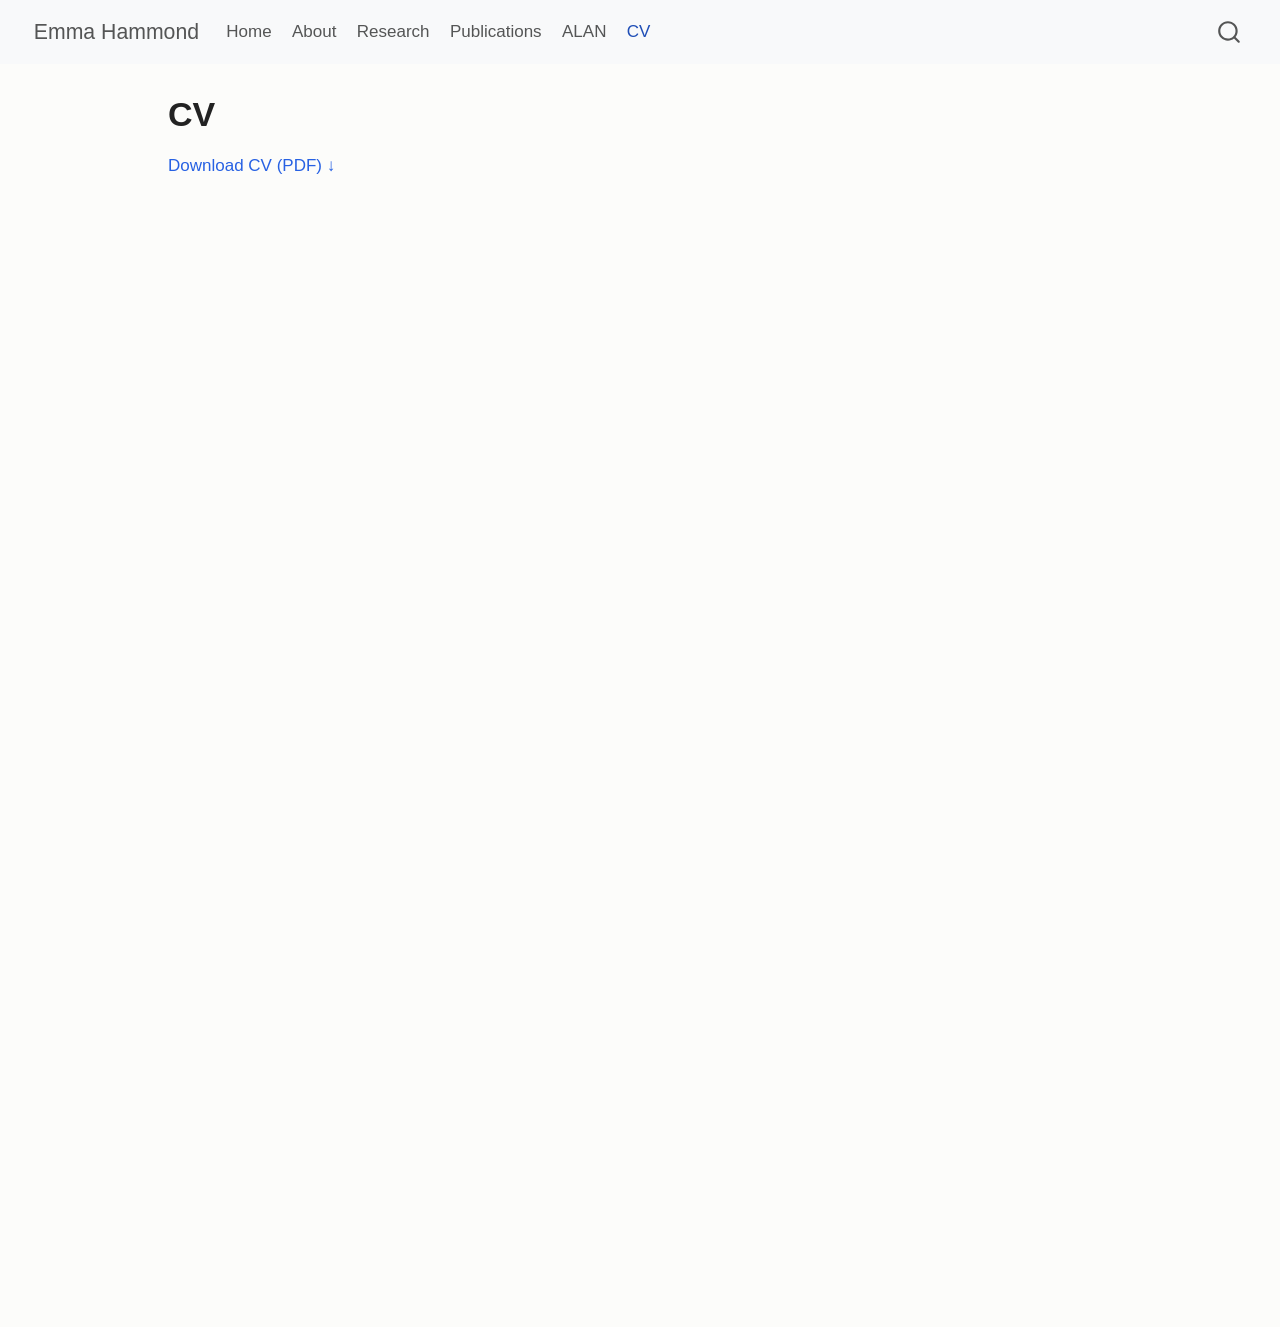
<file: cv.html>
<!DOCTYPE html>
<html xmlns="http://www.w3.org/1999/xhtml" lang="en" xml:lang="en"><head>

<meta charset="utf-8">
<meta name="generator" content="quarto-1.8.25">

<meta name="viewport" content="width=device-width, initial-scale=1.0, user-scalable=yes">


<title>CV – Emma Hammond</title>
<style>
code{white-space: pre-wrap;}
span.smallcaps{font-variant: small-caps;}
div.columns{display: flex; gap: min(4vw, 1.5em);}
div.column{flex: auto; overflow-x: auto;}
div.hanging-indent{margin-left: 1.5em; text-indent: -1.5em;}
ul.task-list{list-style: none;}
ul.task-list li input[type="checkbox"] {
  width: 0.8em;
  margin: 0 0.8em 0.2em -1em; /* quarto-specific, see https://github.com/quarto-dev/quarto-cli/issues/4556 */ 
  vertical-align: middle;
}
</style>


<script src="site_libs/quarto-nav/quarto-nav.js"></script>
<script src="site_libs/quarto-nav/headroom.min.js"></script>
<script src="site_libs/clipboard/clipboard.min.js"></script>
<script src="site_libs/quarto-search/autocomplete.umd.js"></script>
<script src="site_libs/quarto-search/fuse.min.js"></script>
<script src="site_libs/quarto-search/quarto-search.js"></script>
<meta name="quarto:offset" content="./">
<script src="site_libs/quarto-html/quarto.js" type="module"></script>
<script src="site_libs/quarto-html/tabsets/tabsets.js" type="module"></script>
<script src="site_libs/quarto-html/axe/axe-check.js" type="module"></script>
<script src="site_libs/quarto-html/popper.min.js"></script>
<script src="site_libs/quarto-html/tippy.umd.min.js"></script>
<script src="site_libs/quarto-html/anchor.min.js"></script>
<link href="site_libs/quarto-html/tippy.css" rel="stylesheet">
<link href="site_libs/quarto-html/quarto-syntax-highlighting-7b89279ff1a6dce999919e0e67d4d9ec.css" rel="stylesheet" id="quarto-text-highlighting-styles">
<script src="site_libs/bootstrap/bootstrap.min.js"></script>
<link href="site_libs/bootstrap/bootstrap-icons.css" rel="stylesheet">
<link href="site_libs/bootstrap/bootstrap-e31584831b205ffbb2d98406f31c2a5b.min.css" rel="stylesheet" append-hash="true" id="quarto-bootstrap" data-mode="light">
<script id="quarto-search-options" type="application/json">{
  "location": "navbar",
  "copy-button": false,
  "collapse-after": 3,
  "panel-placement": "end",
  "type": "overlay",
  "limit": 50,
  "keyboard-shortcut": [
    "f",
    "/",
    "s"
  ],
  "show-item-context": false,
  "language": {
    "search-no-results-text": "No results",
    "search-matching-documents-text": "matching documents",
    "search-copy-link-title": "Copy link to search",
    "search-hide-matches-text": "Hide additional matches",
    "search-more-match-text": "more match in this document",
    "search-more-matches-text": "more matches in this document",
    "search-clear-button-title": "Clear",
    "search-text-placeholder": "",
    "search-detached-cancel-button-title": "Cancel",
    "search-submit-button-title": "Submit",
    "search-label": "Search"
  }
}</script>


<link rel="stylesheet" href="styles.css">
</head>

<body class="nav-fixed quarto-light">

<div id="quarto-search-results"></div>
  <header id="quarto-header" class="headroom fixed-top">
    <nav class="navbar navbar-expand-lg " data-bs-theme="dark">
      <div class="navbar-container container-fluid">
      <div class="navbar-brand-container mx-auto">
    <a href="./index.html" class="navbar-brand navbar-brand-logo">
    </a>
    <a class="navbar-brand" href="./index.html">
    <span class="navbar-title">Emma Hammond</span>
    </a>
  </div>
            <div id="quarto-search" class="" title="Search"></div>
          <button class="navbar-toggler" type="button" data-bs-toggle="collapse" data-bs-target="#navbarCollapse" aria-controls="navbarCollapse" role="menu" aria-expanded="false" aria-label="Toggle navigation" onclick="if (window.quartoToggleHeadroom) { window.quartoToggleHeadroom(); }">
  <span class="navbar-toggler-icon"></span>
</button>
          <div class="collapse navbar-collapse" id="navbarCollapse">
            <ul class="navbar-nav navbar-nav-scroll me-auto">
  <li class="nav-item">
    <a class="nav-link" href="./index.html"> 
<span class="menu-text">Home</span></a>
  </li>  
  <li class="nav-item">
    <a class="nav-link" href="./about.html"> 
<span class="menu-text">About</span></a>
  </li>  
  <li class="nav-item">
    <a class="nav-link" href="./research.html"> 
<span class="menu-text">Research</span></a>
  </li>  
  <li class="nav-item">
    <a class="nav-link" href="./publications.html"> 
<span class="menu-text">Publications</span></a>
  </li>  
  <li class="nav-item">
    <a class="nav-link" href="./alan.html"> 
<span class="menu-text">ALAN</span></a>
  </li>  
  <li class="nav-item">
    <a class="nav-link active" href="./cv.html" aria-current="page"> 
<span class="menu-text">CV</span></a>
  </li>  
</ul>
          </div> <!-- /navcollapse -->
            <div class="quarto-navbar-tools">
</div>
      </div> <!-- /container-fluid -->
    </nav>
</header>
<!-- content -->
<div id="quarto-content" class="quarto-container page-columns page-rows-contents page-layout-article page-navbar">
<!-- sidebar -->
<!-- margin-sidebar -->
    <div id="quarto-margin-sidebar" class="sidebar margin-sidebar zindex-bottom">
        
    </div>
<!-- main -->
<main class="content" id="quarto-document-content">

<header id="title-block-header" class="quarto-title-block default">
<div class="quarto-title">
<h1 class="title">CV</h1>
</div>



<div class="quarto-title-meta">

    
  
    
  </div>
  


</header>


<p><a href="files/Emma_Hammond_CV_2026.pdf" class="cv-download">Download CV (PDF) ↓</a></p>
<iframe src="files/Emma_Hammond_CV_2026.pdf" width="100%" height="1000px" style="border: none;">
</iframe>



</main> <!-- /main -->
<script id="quarto-html-after-body" type="application/javascript">
  window.document.addEventListener("DOMContentLoaded", function (event) {
    const icon = "";
    const anchorJS = new window.AnchorJS();
    anchorJS.options = {
      placement: 'right',
      icon: icon
    };
    anchorJS.add('.anchored');
    const isCodeAnnotation = (el) => {
      for (const clz of el.classList) {
        if (clz.startsWith('code-annotation-')) {                     
          return true;
        }
      }
      return false;
    }
    const onCopySuccess = function(e) {
      // button target
      const button = e.trigger;
      // don't keep focus
      button.blur();
      // flash "checked"
      button.classList.add('code-copy-button-checked');
      var currentTitle = button.getAttribute("title");
      button.setAttribute("title", "Copied!");
      let tooltip;
      if (window.bootstrap) {
        button.setAttribute("data-bs-toggle", "tooltip");
        button.setAttribute("data-bs-placement", "left");
        button.setAttribute("data-bs-title", "Copied!");
        tooltip = new bootstrap.Tooltip(button, 
          { trigger: "manual", 
            customClass: "code-copy-button-tooltip",
            offset: [0, -8]});
        tooltip.show();    
      }
      setTimeout(function() {
        if (tooltip) {
          tooltip.hide();
          button.removeAttribute("data-bs-title");
          button.removeAttribute("data-bs-toggle");
          button.removeAttribute("data-bs-placement");
        }
        button.setAttribute("title", currentTitle);
        button.classList.remove('code-copy-button-checked');
      }, 1000);
      // clear code selection
      e.clearSelection();
    }
    const getTextToCopy = function(trigger) {
      const outerScaffold = trigger.parentElement.cloneNode(true);
      const codeEl = outerScaffold.querySelector('code');
      for (const childEl of codeEl.children) {
        if (isCodeAnnotation(childEl)) {
          childEl.remove();
        }
      }
      return codeEl.innerText;
    }
    const clipboard = new window.ClipboardJS('.code-copy-button:not([data-in-quarto-modal])', {
      text: getTextToCopy
    });
    clipboard.on('success', onCopySuccess);
    if (window.document.getElementById('quarto-embedded-source-code-modal')) {
      const clipboardModal = new window.ClipboardJS('.code-copy-button[data-in-quarto-modal]', {
        text: getTextToCopy,
        container: window.document.getElementById('quarto-embedded-source-code-modal')
      });
      clipboardModal.on('success', onCopySuccess);
    }
      var localhostRegex = new RegExp(/^(?:http|https):\/\/localhost\:?[0-9]*\//);
      var mailtoRegex = new RegExp(/^mailto:/);
        var filterRegex = new RegExp("https:\/\/emmarhammond2021\.github\.io\/emmahammond\.github\.io\/");
      var isInternal = (href) => {
          return filterRegex.test(href) || localhostRegex.test(href) || mailtoRegex.test(href);
      }
      // Inspect non-navigation links and adorn them if external
     var links = window.document.querySelectorAll('a[href]:not(.nav-link):not(.navbar-brand):not(.toc-action):not(.sidebar-link):not(.sidebar-item-toggle):not(.pagination-link):not(.no-external):not([aria-hidden]):not(.dropdown-item):not(.quarto-navigation-tool):not(.about-link)');
      for (var i=0; i<links.length; i++) {
        const link = links[i];
        if (!isInternal(link.href)) {
          // undo the damage that might have been done by quarto-nav.js in the case of
          // links that we want to consider external
          if (link.dataset.originalHref !== undefined) {
            link.href = link.dataset.originalHref;
          }
        }
      }
    function tippyHover(el, contentFn, onTriggerFn, onUntriggerFn) {
      const config = {
        allowHTML: true,
        maxWidth: 500,
        delay: 100,
        arrow: false,
        appendTo: function(el) {
            return el.parentElement;
        },
        interactive: true,
        interactiveBorder: 10,
        theme: 'quarto',
        placement: 'bottom-start',
      };
      if (contentFn) {
        config.content = contentFn;
      }
      if (onTriggerFn) {
        config.onTrigger = onTriggerFn;
      }
      if (onUntriggerFn) {
        config.onUntrigger = onUntriggerFn;
      }
      window.tippy(el, config); 
    }
    const noterefs = window.document.querySelectorAll('a[role="doc-noteref"]');
    for (var i=0; i<noterefs.length; i++) {
      const ref = noterefs[i];
      tippyHover(ref, function() {
        // use id or data attribute instead here
        let href = ref.getAttribute('data-footnote-href') || ref.getAttribute('href');
        try { href = new URL(href).hash; } catch {}
        const id = href.replace(/^#\/?/, "");
        const note = window.document.getElementById(id);
        if (note) {
          return note.innerHTML;
        } else {
          return "";
        }
      });
    }
    const xrefs = window.document.querySelectorAll('a.quarto-xref');
    const processXRef = (id, note) => {
      // Strip column container classes
      const stripColumnClz = (el) => {
        el.classList.remove("page-full", "page-columns");
        if (el.children) {
          for (const child of el.children) {
            stripColumnClz(child);
          }
        }
      }
      stripColumnClz(note)
      if (id === null || id.startsWith('sec-')) {
        // Special case sections, only their first couple elements
        const container = document.createElement("div");
        if (note.children && note.children.length > 2) {
          container.appendChild(note.children[0].cloneNode(true));
          for (let i = 1; i < note.children.length; i++) {
            const child = note.children[i];
            if (child.tagName === "P" && child.innerText === "") {
              continue;
            } else {
              container.appendChild(child.cloneNode(true));
              break;
            }
          }
          if (window.Quarto?.typesetMath) {
            window.Quarto.typesetMath(container);
          }
          return container.innerHTML
        } else {
          if (window.Quarto?.typesetMath) {
            window.Quarto.typesetMath(note);
          }
          return note.innerHTML;
        }
      } else {
        // Remove any anchor links if they are present
        const anchorLink = note.querySelector('a.anchorjs-link');
        if (anchorLink) {
          anchorLink.remove();
        }
        if (window.Quarto?.typesetMath) {
          window.Quarto.typesetMath(note);
        }
        if (note.classList.contains("callout")) {
          return note.outerHTML;
        } else {
          return note.innerHTML;
        }
      }
    }
    for (var i=0; i<xrefs.length; i++) {
      const xref = xrefs[i];
      tippyHover(xref, undefined, function(instance) {
        instance.disable();
        let url = xref.getAttribute('href');
        let hash = undefined; 
        if (url.startsWith('#')) {
          hash = url;
        } else {
          try { hash = new URL(url).hash; } catch {}
        }
        if (hash) {
          const id = hash.replace(/^#\/?/, "");
          const note = window.document.getElementById(id);
          if (note !== null) {
            try {
              const html = processXRef(id, note.cloneNode(true));
              instance.setContent(html);
            } finally {
              instance.enable();
              instance.show();
            }
          } else {
            // See if we can fetch this
            fetch(url.split('#')[0])
            .then(res => res.text())
            .then(html => {
              const parser = new DOMParser();
              const htmlDoc = parser.parseFromString(html, "text/html");
              const note = htmlDoc.getElementById(id);
              if (note !== null) {
                const html = processXRef(id, note);
                instance.setContent(html);
              } 
            }).finally(() => {
              instance.enable();
              instance.show();
            });
          }
        } else {
          // See if we can fetch a full url (with no hash to target)
          // This is a special case and we should probably do some content thinning / targeting
          fetch(url)
          .then(res => res.text())
          .then(html => {
            const parser = new DOMParser();
            const htmlDoc = parser.parseFromString(html, "text/html");
            const note = htmlDoc.querySelector('main.content');
            if (note !== null) {
              // This should only happen for chapter cross references
              // (since there is no id in the URL)
              // remove the first header
              if (note.children.length > 0 && note.children[0].tagName === "HEADER") {
                note.children[0].remove();
              }
              const html = processXRef(null, note);
              instance.setContent(html);
            } 
          }).finally(() => {
            instance.enable();
            instance.show();
          });
        }
      }, function(instance) {
      });
    }
        let selectedAnnoteEl;
        const selectorForAnnotation = ( cell, annotation) => {
          let cellAttr = 'data-code-cell="' + cell + '"';
          let lineAttr = 'data-code-annotation="' +  annotation + '"';
          const selector = 'span[' + cellAttr + '][' + lineAttr + ']';
          return selector;
        }
        const selectCodeLines = (annoteEl) => {
          const doc = window.document;
          const targetCell = annoteEl.getAttribute("data-target-cell");
          const targetAnnotation = annoteEl.getAttribute("data-target-annotation");
          const annoteSpan = window.document.querySelector(selectorForAnnotation(targetCell, targetAnnotation));
          const lines = annoteSpan.getAttribute("data-code-lines").split(",");
          const lineIds = lines.map((line) => {
            return targetCell + "-" + line;
          })
          let top = null;
          let height = null;
          let parent = null;
          if (lineIds.length > 0) {
              //compute the position of the single el (top and bottom and make a div)
              const el = window.document.getElementById(lineIds[0]);
              top = el.offsetTop;
              height = el.offsetHeight;
              parent = el.parentElement.parentElement;
            if (lineIds.length > 1) {
              const lastEl = window.document.getElementById(lineIds[lineIds.length - 1]);
              const bottom = lastEl.offsetTop + lastEl.offsetHeight;
              height = bottom - top;
            }
            if (top !== null && height !== null && parent !== null) {
              // cook up a div (if necessary) and position it 
              let div = window.document.getElementById("code-annotation-line-highlight");
              if (div === null) {
                div = window.document.createElement("div");
                div.setAttribute("id", "code-annotation-line-highlight");
                div.style.position = 'absolute';
                parent.appendChild(div);
              }
              div.style.top = top - 2 + "px";
              div.style.height = height + 4 + "px";
              div.style.left = 0;
              let gutterDiv = window.document.getElementById("code-annotation-line-highlight-gutter");
              if (gutterDiv === null) {
                gutterDiv = window.document.createElement("div");
                gutterDiv.setAttribute("id", "code-annotation-line-highlight-gutter");
                gutterDiv.style.position = 'absolute';
                const codeCell = window.document.getElementById(targetCell);
                const gutter = codeCell.querySelector('.code-annotation-gutter');
                gutter.appendChild(gutterDiv);
              }
              gutterDiv.style.top = top - 2 + "px";
              gutterDiv.style.height = height + 4 + "px";
            }
            selectedAnnoteEl = annoteEl;
          }
        };
        const unselectCodeLines = () => {
          const elementsIds = ["code-annotation-line-highlight", "code-annotation-line-highlight-gutter"];
          elementsIds.forEach((elId) => {
            const div = window.document.getElementById(elId);
            if (div) {
              div.remove();
            }
          });
          selectedAnnoteEl = undefined;
        };
          // Handle positioning of the toggle
      window.addEventListener(
        "resize",
        throttle(() => {
          elRect = undefined;
          if (selectedAnnoteEl) {
            selectCodeLines(selectedAnnoteEl);
          }
        }, 10)
      );
      function throttle(fn, ms) {
      let throttle = false;
      let timer;
        return (...args) => {
          if(!throttle) { // first call gets through
              fn.apply(this, args);
              throttle = true;
          } else { // all the others get throttled
              if(timer) clearTimeout(timer); // cancel #2
              timer = setTimeout(() => {
                fn.apply(this, args);
                timer = throttle = false;
              }, ms);
          }
        };
      }
        // Attach click handler to the DT
        const annoteDls = window.document.querySelectorAll('dt[data-target-cell]');
        for (const annoteDlNode of annoteDls) {
          annoteDlNode.addEventListener('click', (event) => {
            const clickedEl = event.target;
            if (clickedEl !== selectedAnnoteEl) {
              unselectCodeLines();
              const activeEl = window.document.querySelector('dt[data-target-cell].code-annotation-active');
              if (activeEl) {
                activeEl.classList.remove('code-annotation-active');
              }
              selectCodeLines(clickedEl);
              clickedEl.classList.add('code-annotation-active');
            } else {
              // Unselect the line
              unselectCodeLines();
              clickedEl.classList.remove('code-annotation-active');
            }
          });
        }
    const findCites = (el) => {
      const parentEl = el.parentElement;
      if (parentEl) {
        const cites = parentEl.dataset.cites;
        if (cites) {
          return {
            el,
            cites: cites.split(' ')
          };
        } else {
          return findCites(el.parentElement)
        }
      } else {
        return undefined;
      }
    };
    var bibliorefs = window.document.querySelectorAll('a[role="doc-biblioref"]');
    for (var i=0; i<bibliorefs.length; i++) {
      const ref = bibliorefs[i];
      const citeInfo = findCites(ref);
      if (citeInfo) {
        tippyHover(citeInfo.el, function() {
          var popup = window.document.createElement('div');
          citeInfo.cites.forEach(function(cite) {
            var citeDiv = window.document.createElement('div');
            citeDiv.classList.add('hanging-indent');
            citeDiv.classList.add('csl-entry');
            var biblioDiv = window.document.getElementById('ref-' + cite);
            if (biblioDiv) {
              citeDiv.innerHTML = biblioDiv.innerHTML;
            }
            popup.appendChild(citeDiv);
          });
          return popup.innerHTML;
        });
      }
    }
  });
  </script>
</div> <!-- /content -->




</body></html>
</file>
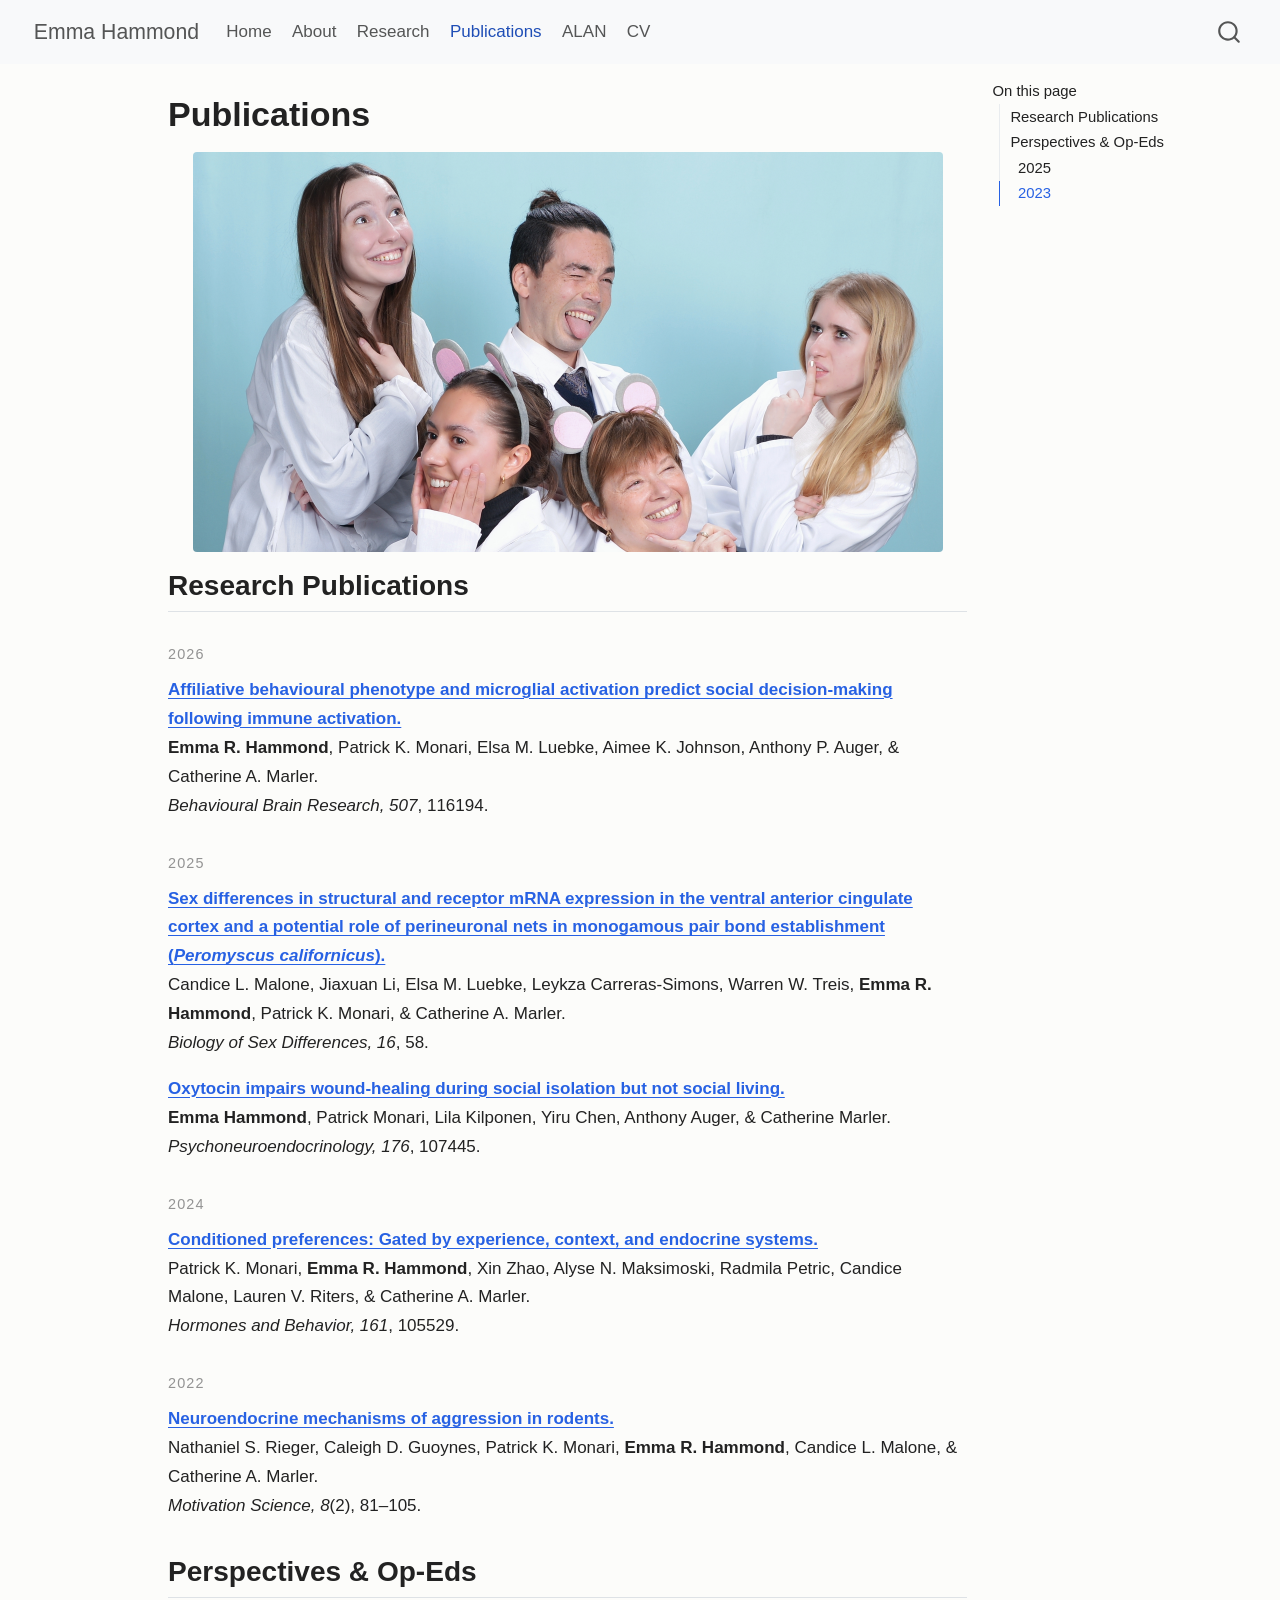
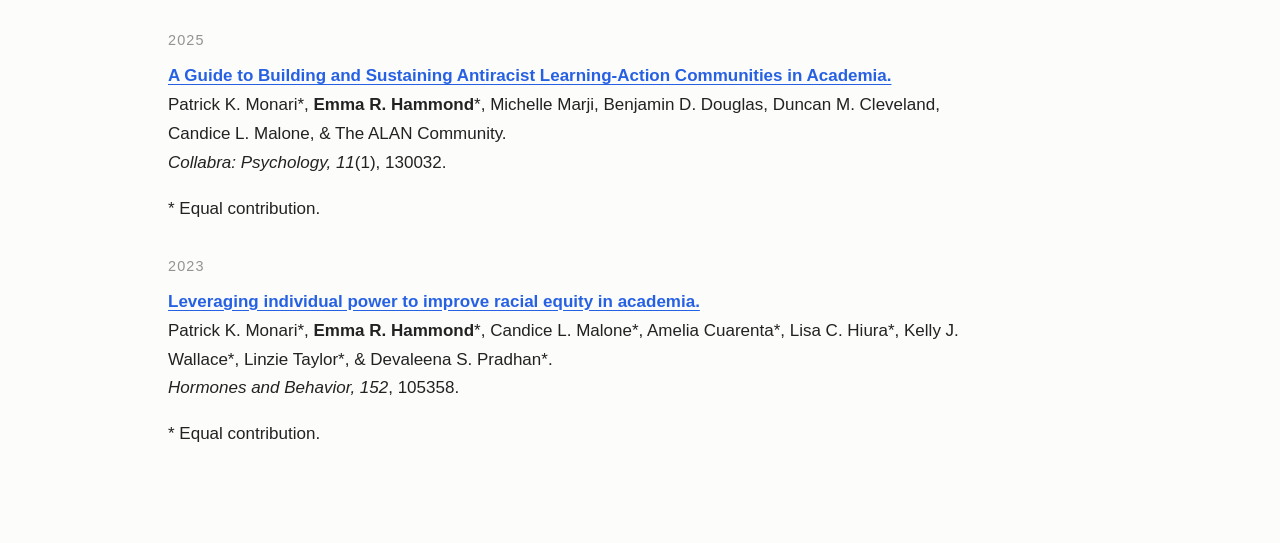
<file: publications.html>
<!DOCTYPE html>
<html xmlns="http://www.w3.org/1999/xhtml" lang="en" xml:lang="en"><head>

<meta charset="utf-8">
<meta name="generator" content="quarto-1.8.25">

<meta name="viewport" content="width=device-width, initial-scale=1.0, user-scalable=yes">


<title>Publications – Emma Hammond</title>
<style>
code{white-space: pre-wrap;}
span.smallcaps{font-variant: small-caps;}
div.columns{display: flex; gap: min(4vw, 1.5em);}
div.column{flex: auto; overflow-x: auto;}
div.hanging-indent{margin-left: 1.5em; text-indent: -1.5em;}
ul.task-list{list-style: none;}
ul.task-list li input[type="checkbox"] {
  width: 0.8em;
  margin: 0 0.8em 0.2em -1em; /* quarto-specific, see https://github.com/quarto-dev/quarto-cli/issues/4556 */ 
  vertical-align: middle;
}
</style>


<script src="site_libs/quarto-nav/quarto-nav.js"></script>
<script src="site_libs/quarto-nav/headroom.min.js"></script>
<script src="site_libs/clipboard/clipboard.min.js"></script>
<script src="site_libs/quarto-search/autocomplete.umd.js"></script>
<script src="site_libs/quarto-search/fuse.min.js"></script>
<script src="site_libs/quarto-search/quarto-search.js"></script>
<meta name="quarto:offset" content="./">
<script src="site_libs/quarto-html/quarto.js" type="module"></script>
<script src="site_libs/quarto-html/tabsets/tabsets.js" type="module"></script>
<script src="site_libs/quarto-html/axe/axe-check.js" type="module"></script>
<script src="site_libs/quarto-html/popper.min.js"></script>
<script src="site_libs/quarto-html/tippy.umd.min.js"></script>
<script src="site_libs/quarto-html/anchor.min.js"></script>
<link href="site_libs/quarto-html/tippy.css" rel="stylesheet">
<link href="site_libs/quarto-html/quarto-syntax-highlighting-7b89279ff1a6dce999919e0e67d4d9ec.css" rel="stylesheet" id="quarto-text-highlighting-styles">
<script src="site_libs/bootstrap/bootstrap.min.js"></script>
<link href="site_libs/bootstrap/bootstrap-icons.css" rel="stylesheet">
<link href="site_libs/bootstrap/bootstrap-e31584831b205ffbb2d98406f31c2a5b.min.css" rel="stylesheet" append-hash="true" id="quarto-bootstrap" data-mode="light">
<script id="quarto-search-options" type="application/json">{
  "location": "navbar",
  "copy-button": false,
  "collapse-after": 3,
  "panel-placement": "end",
  "type": "overlay",
  "limit": 50,
  "keyboard-shortcut": [
    "f",
    "/",
    "s"
  ],
  "show-item-context": false,
  "language": {
    "search-no-results-text": "No results",
    "search-matching-documents-text": "matching documents",
    "search-copy-link-title": "Copy link to search",
    "search-hide-matches-text": "Hide additional matches",
    "search-more-match-text": "more match in this document",
    "search-more-matches-text": "more matches in this document",
    "search-clear-button-title": "Clear",
    "search-text-placeholder": "",
    "search-detached-cancel-button-title": "Cancel",
    "search-submit-button-title": "Submit",
    "search-label": "Search"
  }
}</script>


<link rel="stylesheet" href="styles.css">
</head>

<body class="nav-fixed publications-page quarto-light">

<div id="quarto-search-results"></div>
  <header id="quarto-header" class="headroom fixed-top">
    <nav class="navbar navbar-expand-lg " data-bs-theme="dark">
      <div class="navbar-container container-fluid">
      <div class="navbar-brand-container mx-auto">
    <a href="./index.html" class="navbar-brand navbar-brand-logo">
    </a>
    <a class="navbar-brand" href="./index.html">
    <span class="navbar-title">Emma Hammond</span>
    </a>
  </div>
            <div id="quarto-search" class="" title="Search"></div>
          <button class="navbar-toggler" type="button" data-bs-toggle="collapse" data-bs-target="#navbarCollapse" aria-controls="navbarCollapse" role="menu" aria-expanded="false" aria-label="Toggle navigation" onclick="if (window.quartoToggleHeadroom) { window.quartoToggleHeadroom(); }">
  <span class="navbar-toggler-icon"></span>
</button>
          <div class="collapse navbar-collapse" id="navbarCollapse">
            <ul class="navbar-nav navbar-nav-scroll me-auto">
  <li class="nav-item">
    <a class="nav-link" href="./index.html"> 
<span class="menu-text">Home</span></a>
  </li>  
  <li class="nav-item">
    <a class="nav-link" href="./about.html"> 
<span class="menu-text">About</span></a>
  </li>  
  <li class="nav-item">
    <a class="nav-link" href="./research.html"> 
<span class="menu-text">Research</span></a>
  </li>  
  <li class="nav-item">
    <a class="nav-link active" href="./publications.html" aria-current="page"> 
<span class="menu-text">Publications</span></a>
  </li>  
  <li class="nav-item">
    <a class="nav-link" href="./alan.html"> 
<span class="menu-text">ALAN</span></a>
  </li>  
  <li class="nav-item">
    <a class="nav-link" href="./cv.html"> 
<span class="menu-text">CV</span></a>
  </li>  
</ul>
          </div> <!-- /navcollapse -->
            <div class="quarto-navbar-tools">
</div>
      </div> <!-- /container-fluid -->
    </nav>
</header>
<!-- content -->
<div id="quarto-content" class="quarto-container page-columns page-rows-contents page-layout-article page-navbar">
<!-- sidebar -->
<!-- margin-sidebar -->
    <div id="quarto-margin-sidebar" class="sidebar margin-sidebar">
        <nav id="TOC" role="doc-toc" class="toc-active">
    <h2 id="toc-title">On this page</h2>
   
  <ul>
  <li><a href="#research-publications" id="toc-research-publications" class="nav-link active" data-scroll-target="#research-publications">Research Publications</a>
  <ul class="collapse">
  <li><a href="#section" id="toc-section" class="nav-link" data-scroll-target="#section">2026</a></li>
  <li><a href="#section-1" id="toc-section-1" class="nav-link" data-scroll-target="#section-1">2025</a></li>
  <li><a href="#section-2" id="toc-section-2" class="nav-link" data-scroll-target="#section-2">2024</a></li>
  <li><a href="#section-3" id="toc-section-3" class="nav-link" data-scroll-target="#section-3">2022</a></li>
  </ul></li>
  <li><a href="#perspectives-op-eds" id="toc-perspectives-op-eds" class="nav-link" data-scroll-target="#perspectives-op-eds">Perspectives &amp; Op-Eds</a>
  <ul class="collapse">
  <li><a href="#section-4" id="toc-section-4" class="nav-link" data-scroll-target="#section-4">2025</a></li>
  <li><a href="#section-5" id="toc-section-5" class="nav-link" data-scroll-target="#section-5">2023</a></li>
  </ul></li>
  </ul>
</nav>
    </div>
<!-- main -->
<main class="content" id="quarto-document-content">

<header id="title-block-header" class="quarto-title-block default">
<div class="quarto-title">
<h1 class="title">Publications</h1>
</div>



<div class="quarto-title-meta">

    
  
    
  </div>
  


</header>


<div class="publications-photo">
<p><img src="images/lab_photo.jpg" class="img-fluid" width="2000"></p>
</div>
<section id="research-publications" class="level2">
<h2 class="anchored" data-anchor-id="research-publications">Research Publications</h2>
<section id="section" class="level3">
<h3 class="anchored" data-anchor-id="section">2026</h3>
<p><a href="https://doi.org/10.1016/j.bbr.2026.116194"><strong>Affiliative behavioural phenotype and microglial activation predict social decision-making following immune activation.</strong></a><br>
<strong>Emma R. Hammond</strong>, Patrick K. Monari, Elsa M. Luebke, Aimee K. Johnson, Anthony P. Auger, &amp; Catherine A. Marler.<br>
<em>Behavioural Brain Research, 507</em>, 116194.</p>
</section>
<section id="section-1" class="level3">
<h3 class="anchored" data-anchor-id="section-1">2025</h3>
<p><a href="https://doi.org/10.1186/s13293-025-00741-4"><strong>Sex differences in structural and receptor mRNA expression in the ventral anterior cingulate cortex and a potential role of perineuronal nets in monogamous pair bond establishment (<em>Peromyscus californicus</em>).</strong></a><br>
Candice L. Malone, Jiaxuan Li, Elsa M. Luebke, Leykza Carreras-Simons, Warren W. Treis, <strong>Emma R. Hammond</strong>, Patrick K. Monari, &amp; Catherine A. Marler.<br>
<em>Biology of Sex Differences, 16</em>, 58.</p>
<p><a href="https://doi.org/10.1016/j.psyneuen.2025.107445"><strong>Oxytocin impairs wound-healing during social isolation but not social living.</strong></a><br>
<strong>Emma Hammond</strong>, Patrick Monari, Lila Kilponen, Yiru Chen, Anthony Auger, &amp; Catherine Marler.<br>
<em>Psychoneuroendocrinology, 176</em>, 107445.</p>
</section>
<section id="section-2" class="level3">
<h3 class="anchored" data-anchor-id="section-2">2024</h3>
<p><a href="https://doi.org/10.1016/j.yhbeh.2024.105529"><strong>Conditioned preferences: Gated by experience, context, and endocrine systems.</strong></a><br>
Patrick K. Monari, <strong>Emma R. Hammond</strong>, Xin Zhao, Alyse N. Maksimoski, Radmila Petric, Candice Malone, Lauren V. Riters, &amp; Catherine A. Marler.<br>
<em>Hormones and Behavior, 161</em>, 105529.</p>
</section>
<section id="section-3" class="level3">
<h3 class="anchored" data-anchor-id="section-3">2022</h3>
<p><a href="https://doi.org/10.1037/mot0000260"><strong>Neuroendocrine mechanisms of aggression in rodents.</strong></a><br>
Nathaniel S. Rieger, Caleigh D. Guoynes, Patrick K. Monari, <strong>Emma R. Hammond</strong>, Candice L. Malone, &amp; Catherine A. Marler.<br>
<em>Motivation Science, 8</em>(2), 81–105.</p>
</section>
</section>
<section id="perspectives-op-eds" class="level2">
<h2 class="anchored" data-anchor-id="perspectives-op-eds">Perspectives &amp; Op-Eds</h2>
<section id="section-4" class="level3">
<h3 class="anchored" data-anchor-id="section-4">2025</h3>
<p><a href="https://doi.org/10.1525/collabra.130032"><strong>A Guide to Building and Sustaining Antiracist Learning-Action Communities in Academia.</strong></a><br>
Patrick K. Monari*, <strong>Emma R. Hammond</strong>*, Michelle Marji, Benjamin D. Douglas, Duncan M. Cleveland, Candice L. Malone, &amp; The ALAN Community.<br>
<em>Collabra: Psychology, 11</em>(1), 130032.</p>
<p>* Equal contribution.</p>
</section>
<section id="section-5" class="level3">
<h3 class="anchored" data-anchor-id="section-5">2023</h3>
<p><a href="https://doi.org/10.1016/j.yhbeh.2023.105358"><strong>Leveraging individual power to improve racial equity in academia.</strong></a><br>
Patrick K. Monari*, <strong>Emma R. Hammond</strong>*, Candice L. Malone*, Amelia Cuarenta*, Lisa C. Hiura*, Kelly J. Wallace*, Linzie Taylor*, &amp; Devaleena S. Pradhan*.<br>
<em>Hormones and Behavior, 152</em>, 105358.</p>
<p>* Equal contribution.</p>


</section>
</section>

</main> <!-- /main -->
<script id="quarto-html-after-body" type="application/javascript">
  window.document.addEventListener("DOMContentLoaded", function (event) {
    const icon = "";
    const anchorJS = new window.AnchorJS();
    anchorJS.options = {
      placement: 'right',
      icon: icon
    };
    anchorJS.add('.anchored');
    const isCodeAnnotation = (el) => {
      for (const clz of el.classList) {
        if (clz.startsWith('code-annotation-')) {                     
          return true;
        }
      }
      return false;
    }
    const onCopySuccess = function(e) {
      // button target
      const button = e.trigger;
      // don't keep focus
      button.blur();
      // flash "checked"
      button.classList.add('code-copy-button-checked');
      var currentTitle = button.getAttribute("title");
      button.setAttribute("title", "Copied!");
      let tooltip;
      if (window.bootstrap) {
        button.setAttribute("data-bs-toggle", "tooltip");
        button.setAttribute("data-bs-placement", "left");
        button.setAttribute("data-bs-title", "Copied!");
        tooltip = new bootstrap.Tooltip(button, 
          { trigger: "manual", 
            customClass: "code-copy-button-tooltip",
            offset: [0, -8]});
        tooltip.show();    
      }
      setTimeout(function() {
        if (tooltip) {
          tooltip.hide();
          button.removeAttribute("data-bs-title");
          button.removeAttribute("data-bs-toggle");
          button.removeAttribute("data-bs-placement");
        }
        button.setAttribute("title", currentTitle);
        button.classList.remove('code-copy-button-checked');
      }, 1000);
      // clear code selection
      e.clearSelection();
    }
    const getTextToCopy = function(trigger) {
      const outerScaffold = trigger.parentElement.cloneNode(true);
      const codeEl = outerScaffold.querySelector('code');
      for (const childEl of codeEl.children) {
        if (isCodeAnnotation(childEl)) {
          childEl.remove();
        }
      }
      return codeEl.innerText;
    }
    const clipboard = new window.ClipboardJS('.code-copy-button:not([data-in-quarto-modal])', {
      text: getTextToCopy
    });
    clipboard.on('success', onCopySuccess);
    if (window.document.getElementById('quarto-embedded-source-code-modal')) {
      const clipboardModal = new window.ClipboardJS('.code-copy-button[data-in-quarto-modal]', {
        text: getTextToCopy,
        container: window.document.getElementById('quarto-embedded-source-code-modal')
      });
      clipboardModal.on('success', onCopySuccess);
    }
      var localhostRegex = new RegExp(/^(?:http|https):\/\/localhost\:?[0-9]*\//);
      var mailtoRegex = new RegExp(/^mailto:/);
        var filterRegex = new RegExp("https:\/\/emmarhammond2021\.github\.io\/emmahammond\.github\.io\/");
      var isInternal = (href) => {
          return filterRegex.test(href) || localhostRegex.test(href) || mailtoRegex.test(href);
      }
      // Inspect non-navigation links and adorn them if external
     var links = window.document.querySelectorAll('a[href]:not(.nav-link):not(.navbar-brand):not(.toc-action):not(.sidebar-link):not(.sidebar-item-toggle):not(.pagination-link):not(.no-external):not([aria-hidden]):not(.dropdown-item):not(.quarto-navigation-tool):not(.about-link)');
      for (var i=0; i<links.length; i++) {
        const link = links[i];
        if (!isInternal(link.href)) {
          // undo the damage that might have been done by quarto-nav.js in the case of
          // links that we want to consider external
          if (link.dataset.originalHref !== undefined) {
            link.href = link.dataset.originalHref;
          }
        }
      }
    function tippyHover(el, contentFn, onTriggerFn, onUntriggerFn) {
      const config = {
        allowHTML: true,
        maxWidth: 500,
        delay: 100,
        arrow: false,
        appendTo: function(el) {
            return el.parentElement;
        },
        interactive: true,
        interactiveBorder: 10,
        theme: 'quarto',
        placement: 'bottom-start',
      };
      if (contentFn) {
        config.content = contentFn;
      }
      if (onTriggerFn) {
        config.onTrigger = onTriggerFn;
      }
      if (onUntriggerFn) {
        config.onUntrigger = onUntriggerFn;
      }
      window.tippy(el, config); 
    }
    const noterefs = window.document.querySelectorAll('a[role="doc-noteref"]');
    for (var i=0; i<noterefs.length; i++) {
      const ref = noterefs[i];
      tippyHover(ref, function() {
        // use id or data attribute instead here
        let href = ref.getAttribute('data-footnote-href') || ref.getAttribute('href');
        try { href = new URL(href).hash; } catch {}
        const id = href.replace(/^#\/?/, "");
        const note = window.document.getElementById(id);
        if (note) {
          return note.innerHTML;
        } else {
          return "";
        }
      });
    }
    const xrefs = window.document.querySelectorAll('a.quarto-xref');
    const processXRef = (id, note) => {
      // Strip column container classes
      const stripColumnClz = (el) => {
        el.classList.remove("page-full", "page-columns");
        if (el.children) {
          for (const child of el.children) {
            stripColumnClz(child);
          }
        }
      }
      stripColumnClz(note)
      if (id === null || id.startsWith('sec-')) {
        // Special case sections, only their first couple elements
        const container = document.createElement("div");
        if (note.children && note.children.length > 2) {
          container.appendChild(note.children[0].cloneNode(true));
          for (let i = 1; i < note.children.length; i++) {
            const child = note.children[i];
            if (child.tagName === "P" && child.innerText === "") {
              continue;
            } else {
              container.appendChild(child.cloneNode(true));
              break;
            }
          }
          if (window.Quarto?.typesetMath) {
            window.Quarto.typesetMath(container);
          }
          return container.innerHTML
        } else {
          if (window.Quarto?.typesetMath) {
            window.Quarto.typesetMath(note);
          }
          return note.innerHTML;
        }
      } else {
        // Remove any anchor links if they are present
        const anchorLink = note.querySelector('a.anchorjs-link');
        if (anchorLink) {
          anchorLink.remove();
        }
        if (window.Quarto?.typesetMath) {
          window.Quarto.typesetMath(note);
        }
        if (note.classList.contains("callout")) {
          return note.outerHTML;
        } else {
          return note.innerHTML;
        }
      }
    }
    for (var i=0; i<xrefs.length; i++) {
      const xref = xrefs[i];
      tippyHover(xref, undefined, function(instance) {
        instance.disable();
        let url = xref.getAttribute('href');
        let hash = undefined; 
        if (url.startsWith('#')) {
          hash = url;
        } else {
          try { hash = new URL(url).hash; } catch {}
        }
        if (hash) {
          const id = hash.replace(/^#\/?/, "");
          const note = window.document.getElementById(id);
          if (note !== null) {
            try {
              const html = processXRef(id, note.cloneNode(true));
              instance.setContent(html);
            } finally {
              instance.enable();
              instance.show();
            }
          } else {
            // See if we can fetch this
            fetch(url.split('#')[0])
            .then(res => res.text())
            .then(html => {
              const parser = new DOMParser();
              const htmlDoc = parser.parseFromString(html, "text/html");
              const note = htmlDoc.getElementById(id);
              if (note !== null) {
                const html = processXRef(id, note);
                instance.setContent(html);
              } 
            }).finally(() => {
              instance.enable();
              instance.show();
            });
          }
        } else {
          // See if we can fetch a full url (with no hash to target)
          // This is a special case and we should probably do some content thinning / targeting
          fetch(url)
          .then(res => res.text())
          .then(html => {
            const parser = new DOMParser();
            const htmlDoc = parser.parseFromString(html, "text/html");
            const note = htmlDoc.querySelector('main.content');
            if (note !== null) {
              // This should only happen for chapter cross references
              // (since there is no id in the URL)
              // remove the first header
              if (note.children.length > 0 && note.children[0].tagName === "HEADER") {
                note.children[0].remove();
              }
              const html = processXRef(null, note);
              instance.setContent(html);
            } 
          }).finally(() => {
            instance.enable();
            instance.show();
          });
        }
      }, function(instance) {
      });
    }
        let selectedAnnoteEl;
        const selectorForAnnotation = ( cell, annotation) => {
          let cellAttr = 'data-code-cell="' + cell + '"';
          let lineAttr = 'data-code-annotation="' +  annotation + '"';
          const selector = 'span[' + cellAttr + '][' + lineAttr + ']';
          return selector;
        }
        const selectCodeLines = (annoteEl) => {
          const doc = window.document;
          const targetCell = annoteEl.getAttribute("data-target-cell");
          const targetAnnotation = annoteEl.getAttribute("data-target-annotation");
          const annoteSpan = window.document.querySelector(selectorForAnnotation(targetCell, targetAnnotation));
          const lines = annoteSpan.getAttribute("data-code-lines").split(",");
          const lineIds = lines.map((line) => {
            return targetCell + "-" + line;
          })
          let top = null;
          let height = null;
          let parent = null;
          if (lineIds.length > 0) {
              //compute the position of the single el (top and bottom and make a div)
              const el = window.document.getElementById(lineIds[0]);
              top = el.offsetTop;
              height = el.offsetHeight;
              parent = el.parentElement.parentElement;
            if (lineIds.length > 1) {
              const lastEl = window.document.getElementById(lineIds[lineIds.length - 1]);
              const bottom = lastEl.offsetTop + lastEl.offsetHeight;
              height = bottom - top;
            }
            if (top !== null && height !== null && parent !== null) {
              // cook up a div (if necessary) and position it 
              let div = window.document.getElementById("code-annotation-line-highlight");
              if (div === null) {
                div = window.document.createElement("div");
                div.setAttribute("id", "code-annotation-line-highlight");
                div.style.position = 'absolute';
                parent.appendChild(div);
              }
              div.style.top = top - 2 + "px";
              div.style.height = height + 4 + "px";
              div.style.left = 0;
              let gutterDiv = window.document.getElementById("code-annotation-line-highlight-gutter");
              if (gutterDiv === null) {
                gutterDiv = window.document.createElement("div");
                gutterDiv.setAttribute("id", "code-annotation-line-highlight-gutter");
                gutterDiv.style.position = 'absolute';
                const codeCell = window.document.getElementById(targetCell);
                const gutter = codeCell.querySelector('.code-annotation-gutter');
                gutter.appendChild(gutterDiv);
              }
              gutterDiv.style.top = top - 2 + "px";
              gutterDiv.style.height = height + 4 + "px";
            }
            selectedAnnoteEl = annoteEl;
          }
        };
        const unselectCodeLines = () => {
          const elementsIds = ["code-annotation-line-highlight", "code-annotation-line-highlight-gutter"];
          elementsIds.forEach((elId) => {
            const div = window.document.getElementById(elId);
            if (div) {
              div.remove();
            }
          });
          selectedAnnoteEl = undefined;
        };
          // Handle positioning of the toggle
      window.addEventListener(
        "resize",
        throttle(() => {
          elRect = undefined;
          if (selectedAnnoteEl) {
            selectCodeLines(selectedAnnoteEl);
          }
        }, 10)
      );
      function throttle(fn, ms) {
      let throttle = false;
      let timer;
        return (...args) => {
          if(!throttle) { // first call gets through
              fn.apply(this, args);
              throttle = true;
          } else { // all the others get throttled
              if(timer) clearTimeout(timer); // cancel #2
              timer = setTimeout(() => {
                fn.apply(this, args);
                timer = throttle = false;
              }, ms);
          }
        };
      }
        // Attach click handler to the DT
        const annoteDls = window.document.querySelectorAll('dt[data-target-cell]');
        for (const annoteDlNode of annoteDls) {
          annoteDlNode.addEventListener('click', (event) => {
            const clickedEl = event.target;
            if (clickedEl !== selectedAnnoteEl) {
              unselectCodeLines();
              const activeEl = window.document.querySelector('dt[data-target-cell].code-annotation-active');
              if (activeEl) {
                activeEl.classList.remove('code-annotation-active');
              }
              selectCodeLines(clickedEl);
              clickedEl.classList.add('code-annotation-active');
            } else {
              // Unselect the line
              unselectCodeLines();
              clickedEl.classList.remove('code-annotation-active');
            }
          });
        }
    const findCites = (el) => {
      const parentEl = el.parentElement;
      if (parentEl) {
        const cites = parentEl.dataset.cites;
        if (cites) {
          return {
            el,
            cites: cites.split(' ')
          };
        } else {
          return findCites(el.parentElement)
        }
      } else {
        return undefined;
      }
    };
    var bibliorefs = window.document.querySelectorAll('a[role="doc-biblioref"]');
    for (var i=0; i<bibliorefs.length; i++) {
      const ref = bibliorefs[i];
      const citeInfo = findCites(ref);
      if (citeInfo) {
        tippyHover(citeInfo.el, function() {
          var popup = window.document.createElement('div');
          citeInfo.cites.forEach(function(cite) {
            var citeDiv = window.document.createElement('div');
            citeDiv.classList.add('hanging-indent');
            citeDiv.classList.add('csl-entry');
            var biblioDiv = window.document.getElementById('ref-' + cite);
            if (biblioDiv) {
              citeDiv.innerHTML = biblioDiv.innerHTML;
            }
            popup.appendChild(citeDiv);
          });
          return popup.innerHTML;
        });
      }
    }
  });
  </script>
</div> <!-- /content -->




</body></html>
</file>
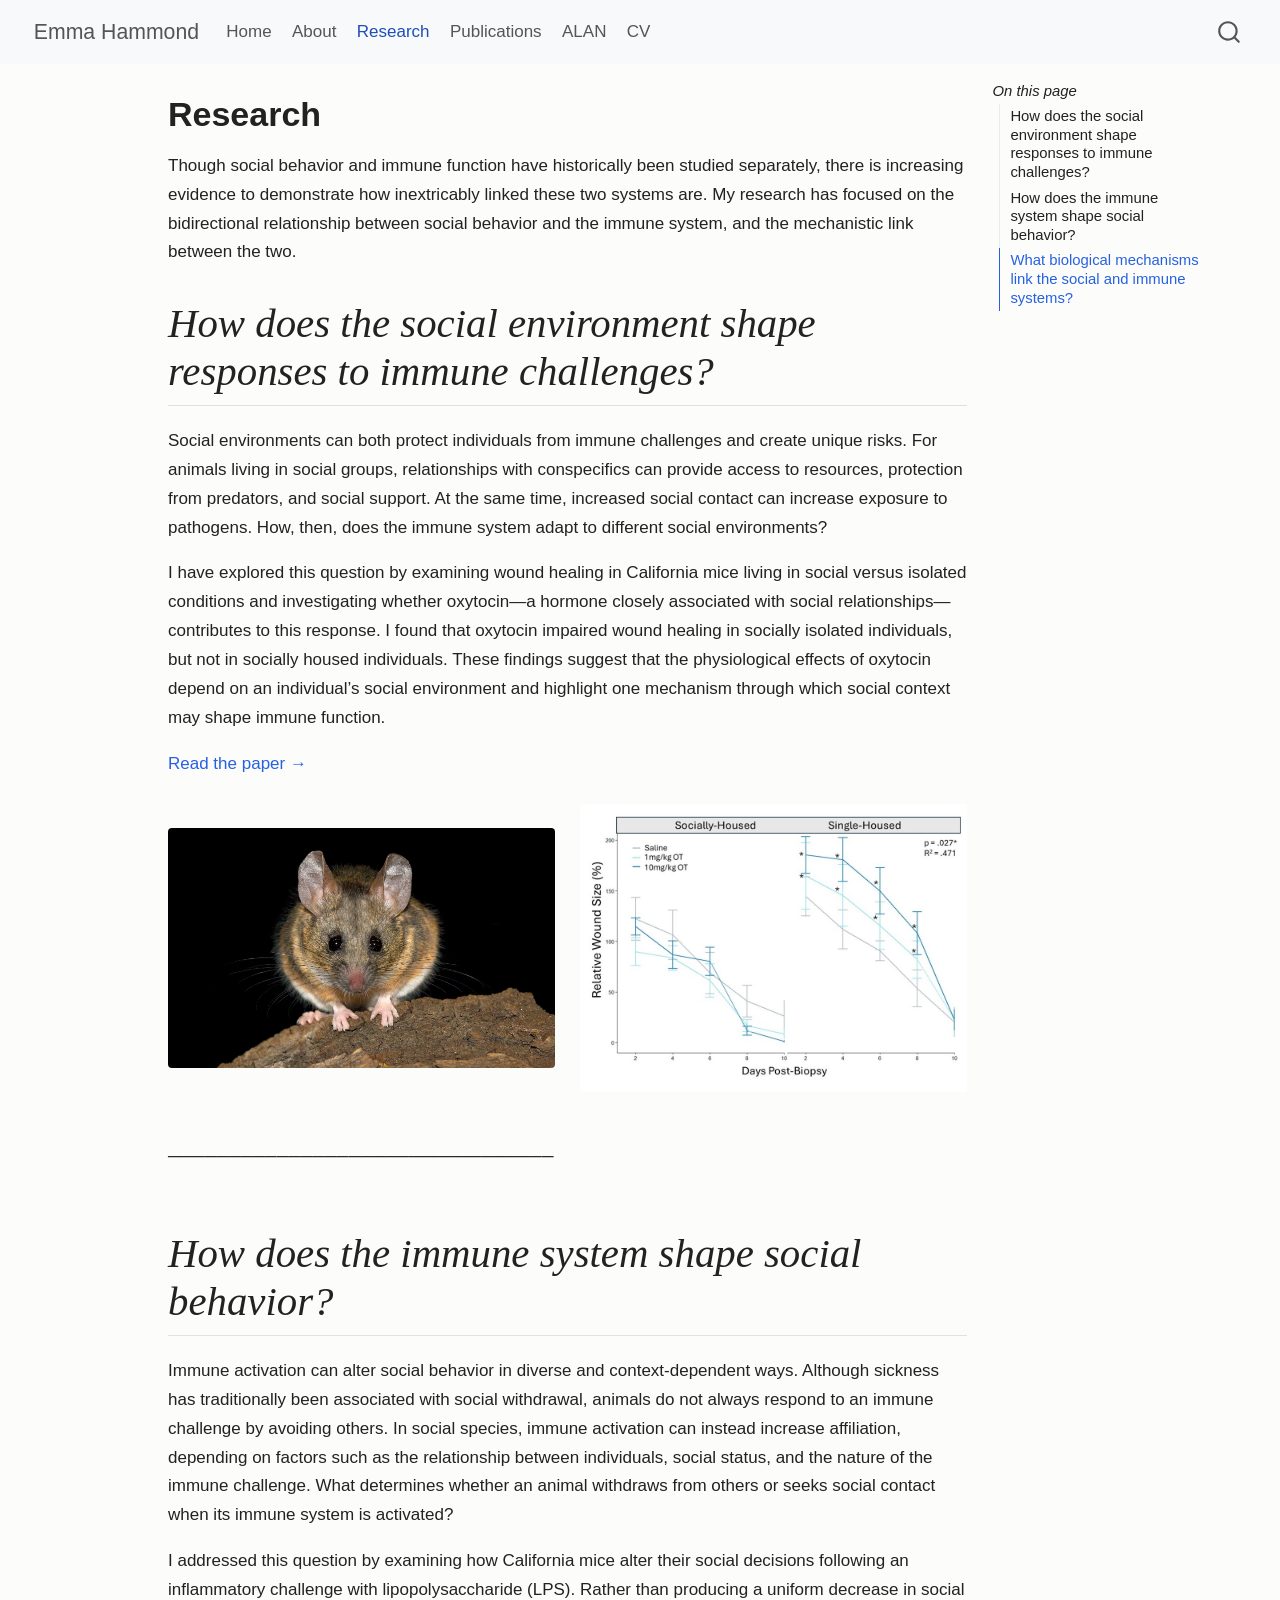
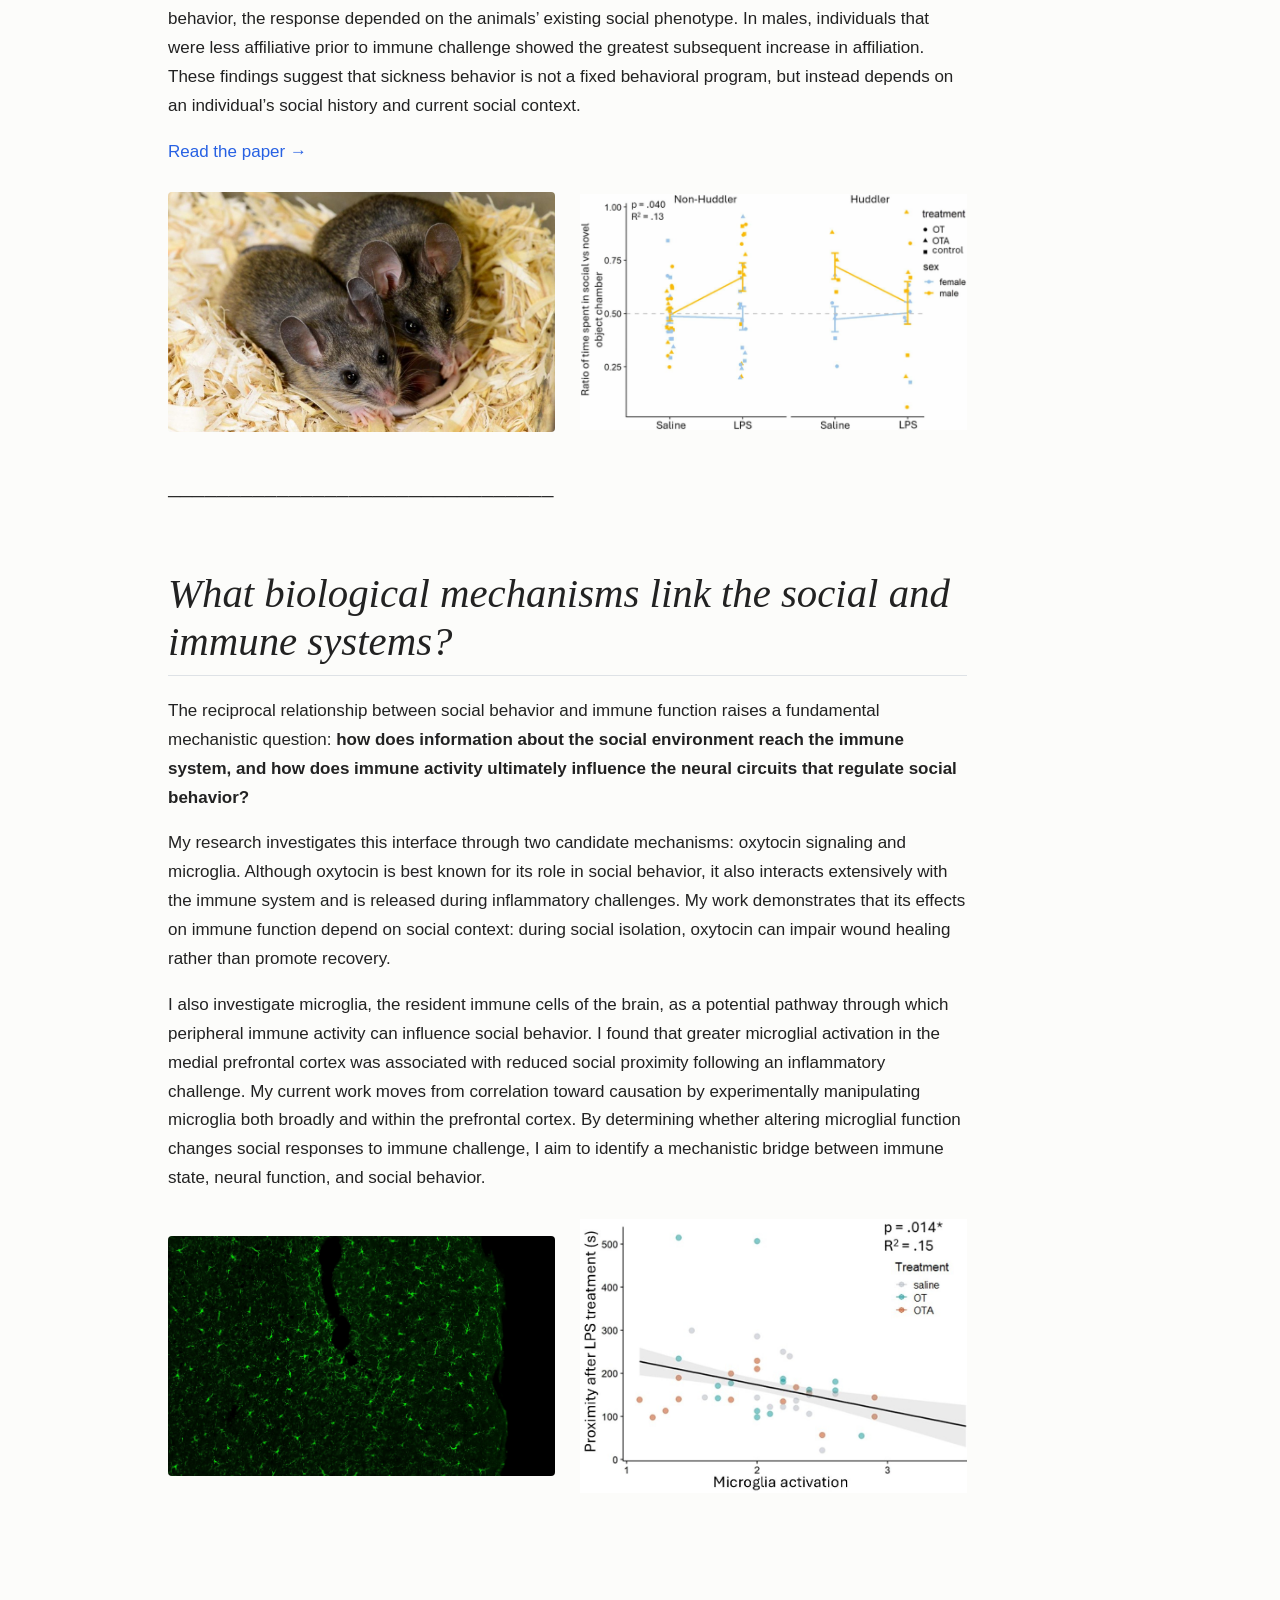
<file: research.html>
<!DOCTYPE html>
<html xmlns="http://www.w3.org/1999/xhtml" lang="en" xml:lang="en"><head>

<meta charset="utf-8">
<meta name="generator" content="quarto-1.8.25">

<meta name="viewport" content="width=device-width, initial-scale=1.0, user-scalable=yes">


<title>Research – Emma Hammond</title>
<style>
code{white-space: pre-wrap;}
span.smallcaps{font-variant: small-caps;}
div.columns{display: flex; gap: min(4vw, 1.5em);}
div.column{flex: auto; overflow-x: auto;}
div.hanging-indent{margin-left: 1.5em; text-indent: -1.5em;}
ul.task-list{list-style: none;}
ul.task-list li input[type="checkbox"] {
  width: 0.8em;
  margin: 0 0.8em 0.2em -1em; /* quarto-specific, see https://github.com/quarto-dev/quarto-cli/issues/4556 */ 
  vertical-align: middle;
}
</style>


<script src="site_libs/quarto-nav/quarto-nav.js"></script>
<script src="site_libs/quarto-nav/headroom.min.js"></script>
<script src="site_libs/clipboard/clipboard.min.js"></script>
<script src="site_libs/quarto-search/autocomplete.umd.js"></script>
<script src="site_libs/quarto-search/fuse.min.js"></script>
<script src="site_libs/quarto-search/quarto-search.js"></script>
<meta name="quarto:offset" content="./">
<script src="site_libs/quarto-html/quarto.js" type="module"></script>
<script src="site_libs/quarto-html/tabsets/tabsets.js" type="module"></script>
<script src="site_libs/quarto-html/axe/axe-check.js" type="module"></script>
<script src="site_libs/quarto-html/popper.min.js"></script>
<script src="site_libs/quarto-html/tippy.umd.min.js"></script>
<script src="site_libs/quarto-html/anchor.min.js"></script>
<link href="site_libs/quarto-html/tippy.css" rel="stylesheet">
<link href="site_libs/quarto-html/quarto-syntax-highlighting-7b89279ff1a6dce999919e0e67d4d9ec.css" rel="stylesheet" id="quarto-text-highlighting-styles">
<script src="site_libs/bootstrap/bootstrap.min.js"></script>
<link href="site_libs/bootstrap/bootstrap-icons.css" rel="stylesheet">
<link href="site_libs/bootstrap/bootstrap-e31584831b205ffbb2d98406f31c2a5b.min.css" rel="stylesheet" append-hash="true" id="quarto-bootstrap" data-mode="light">
<script id="quarto-search-options" type="application/json">{
  "location": "navbar",
  "copy-button": false,
  "collapse-after": 3,
  "panel-placement": "end",
  "type": "overlay",
  "limit": 50,
  "keyboard-shortcut": [
    "f",
    "/",
    "s"
  ],
  "show-item-context": false,
  "language": {
    "search-no-results-text": "No results",
    "search-matching-documents-text": "matching documents",
    "search-copy-link-title": "Copy link to search",
    "search-hide-matches-text": "Hide additional matches",
    "search-more-match-text": "more match in this document",
    "search-more-matches-text": "more matches in this document",
    "search-clear-button-title": "Clear",
    "search-text-placeholder": "",
    "search-detached-cancel-button-title": "Cancel",
    "search-submit-button-title": "Submit",
    "search-label": "Search"
  }
}</script>


<link rel="stylesheet" href="styles.css">
</head>

<body class="nav-fixed research-page quarto-light">

<div id="quarto-search-results"></div>
  <header id="quarto-header" class="headroom fixed-top">
    <nav class="navbar navbar-expand-lg " data-bs-theme="dark">
      <div class="navbar-container container-fluid">
      <div class="navbar-brand-container mx-auto">
    <a href="./index.html" class="navbar-brand navbar-brand-logo">
    </a>
    <a class="navbar-brand" href="./index.html">
    <span class="navbar-title">Emma Hammond</span>
    </a>
  </div>
            <div id="quarto-search" class="" title="Search"></div>
          <button class="navbar-toggler" type="button" data-bs-toggle="collapse" data-bs-target="#navbarCollapse" aria-controls="navbarCollapse" role="menu" aria-expanded="false" aria-label="Toggle navigation" onclick="if (window.quartoToggleHeadroom) { window.quartoToggleHeadroom(); }">
  <span class="navbar-toggler-icon"></span>
</button>
          <div class="collapse navbar-collapse" id="navbarCollapse">
            <ul class="navbar-nav navbar-nav-scroll me-auto">
  <li class="nav-item">
    <a class="nav-link" href="./index.html"> 
<span class="menu-text">Home</span></a>
  </li>  
  <li class="nav-item">
    <a class="nav-link" href="./about.html"> 
<span class="menu-text">About</span></a>
  </li>  
  <li class="nav-item">
    <a class="nav-link active" href="./research.html" aria-current="page"> 
<span class="menu-text">Research</span></a>
  </li>  
  <li class="nav-item">
    <a class="nav-link" href="./publications.html"> 
<span class="menu-text">Publications</span></a>
  </li>  
  <li class="nav-item">
    <a class="nav-link" href="./alan.html"> 
<span class="menu-text">ALAN</span></a>
  </li>  
  <li class="nav-item">
    <a class="nav-link" href="./cv.html"> 
<span class="menu-text">CV</span></a>
  </li>  
</ul>
          </div> <!-- /navcollapse -->
            <div class="quarto-navbar-tools">
</div>
      </div> <!-- /container-fluid -->
    </nav>
</header>
<!-- content -->
<div id="quarto-content" class="quarto-container page-columns page-rows-contents page-layout-article page-navbar">
<!-- sidebar -->
<!-- margin-sidebar -->
    <div id="quarto-margin-sidebar" class="sidebar margin-sidebar">
        <nav id="TOC" role="doc-toc" class="toc-active">
    <h2 id="toc-title">On this page</h2>
   
  <ul>
  <li><a href="#how-does-the-social-environment-shape-responses-to-immune-challenges" id="toc-how-does-the-social-environment-shape-responses-to-immune-challenges" class="nav-link active" data-scroll-target="#how-does-the-social-environment-shape-responses-to-immune-challenges">How does the social environment shape responses to immune challenges?</a></li>
  <li><a href="#how-does-the-immune-system-shape-social-behavior" id="toc-how-does-the-immune-system-shape-social-behavior" class="nav-link" data-scroll-target="#how-does-the-immune-system-shape-social-behavior">How does the immune system shape social behavior?</a></li>
  <li><a href="#what-biological-mechanisms-link-the-social-and-immune-systems" id="toc-what-biological-mechanisms-link-the-social-and-immune-systems" class="nav-link" data-scroll-target="#what-biological-mechanisms-link-the-social-and-immune-systems">What biological mechanisms link the social and immune systems?</a></li>
  </ul>
</nav>
    </div>
<!-- main -->
<main class="content" id="quarto-document-content">

<header id="title-block-header" class="quarto-title-block default">
<div class="quarto-title">
<h1 class="title">Research</h1>
</div>



<div class="quarto-title-meta">

    
  
    
  </div>
  


</header>


<p>Though social behavior and immune function have historically been studied separately, there is increasing evidence to demonstrate how inextricably linked these two systems are. My research has focused on the bidirectional relationship between social behavior and the immune system, and the mechanistic link between the two.</p>
<section id="how-does-the-social-environment-shape-responses-to-immune-challenges" class="level2">
<h2 class="anchored" data-anchor-id="how-does-the-social-environment-shape-responses-to-immune-challenges">How does the social environment shape responses to immune challenges?</h2>
<p>Social environments can both protect individuals from immune challenges and create unique risks. For animals living in social groups, relationships with conspecifics can provide access to resources, protection from predators, and social support. At the same time, increased social contact can increase exposure to pathogens. How, then, does the immune system adapt to different social environments?</p>
<p>I have explored this question by examining wound healing in California mice living in social versus isolated conditions and investigating whether oxytocin—a hormone closely associated with social relationships—contributes to this response. I found that oxytocin impaired wound healing in socially isolated individuals, but not in socially housed individuals. These findings suggest that the physiological effects of oxytocin depend on an individual’s social environment and highlight one mechanism through which social context may shape immune function.</p>
<p><a href="https://doi.org/10.1016/j.psyneuen.2025.107445" class="research-paper-link">Read the paper →</a></p>
<div class="research-image-pair">
<p><img src="images/california_mouse_single.jpg" class="research-photo img-fluid"></p>
<p><img src="images/wound_healing.jpg" class="research-figure img-fluid"></p>
</div>
<p>────────────────────────────────</p>
</section>
<section id="how-does-the-immune-system-shape-social-behavior" class="level2">
<h2 class="anchored" data-anchor-id="how-does-the-immune-system-shape-social-behavior">How does the immune system shape social behavior?</h2>
<p>Immune activation can alter social behavior in diverse and context-dependent ways. Although sickness has traditionally been associated with social withdrawal, animals do not always respond to an immune challenge by avoiding others. In social species, immune activation can instead increase affiliation, depending on factors such as the relationship between individuals, social status, and the nature of the immune challenge. What determines whether an animal withdraws from others or seeks social contact when its immune system is activated?</p>
<p>I addressed this question by examining how California mice alter their social decisions following an inflammatory challenge with lipopolysaccharide (LPS). Rather than producing a uniform decrease in social behavior, the response depended on the animals’ existing social phenotype. In males, individuals that were less affiliative prior to immune challenge showed the greatest subsequent increase in affiliation. These findings suggest that sickness behavior is not a fixed behavioral program, but instead depends on an individual’s social history and current social context.</p>
<p><a href="https://doi.org/10.1016/j.bbr.2026.116194" class="research-paper-link">Read the paper →</a></p>
<div class="research-image-pair">
<p><img src="images/California_mouse.jpg" class="research-photo img-fluid"></p>
<p><img src="images/lps_figure.jpg" class="research-figure img-fluid"></p>
</div>
<p>────────────────────────────────</p>
</section>
<section id="what-biological-mechanisms-link-the-social-and-immune-systems" class="level2">
<h2 class="anchored" data-anchor-id="what-biological-mechanisms-link-the-social-and-immune-systems">What biological mechanisms link the social and immune systems?</h2>
<p>The reciprocal relationship between social behavior and immune function raises a fundamental mechanistic question: <strong>how does information about the social environment reach the immune system, and how does immune activity ultimately influence the neural circuits that regulate social behavior?</strong></p>
<p>My research investigates this interface through two candidate mechanisms: oxytocin signaling and microglia. Although oxytocin is best known for its role in social behavior, it also interacts extensively with the immune system and is released during inflammatory challenges. My work demonstrates that its effects on immune function depend on social context: during social isolation, oxytocin can impair wound healing rather than promote recovery.</p>
<p>I also investigate microglia, the resident immune cells of the brain, as a potential pathway through which peripheral immune activity can influence social behavior. I found that greater microglial activation in the medial prefrontal cortex was associated with reduced social proximity following an inflammatory challenge. My current work moves from correlation toward causation by experimentally manipulating microglia both broadly and within the prefrontal cortex. By determining whether altering microglial function changes social responses to immune challenge, I aim to identify a mechanistic bridge between immune state, neural function, and social behavior.</p>
<div class="research-image-pair">
<p><img src="images/microglia_pfc.jpg" class="research-photo img-fluid"></p>
<p><img src="images/microglia_figure.jpg" class="research-figure img-fluid"></p>
</div>


</section>

</main> <!-- /main -->
<script id="quarto-html-after-body" type="application/javascript">
  window.document.addEventListener("DOMContentLoaded", function (event) {
    const icon = "";
    const anchorJS = new window.AnchorJS();
    anchorJS.options = {
      placement: 'right',
      icon: icon
    };
    anchorJS.add('.anchored');
    const isCodeAnnotation = (el) => {
      for (const clz of el.classList) {
        if (clz.startsWith('code-annotation-')) {                     
          return true;
        }
      }
      return false;
    }
    const onCopySuccess = function(e) {
      // button target
      const button = e.trigger;
      // don't keep focus
      button.blur();
      // flash "checked"
      button.classList.add('code-copy-button-checked');
      var currentTitle = button.getAttribute("title");
      button.setAttribute("title", "Copied!");
      let tooltip;
      if (window.bootstrap) {
        button.setAttribute("data-bs-toggle", "tooltip");
        button.setAttribute("data-bs-placement", "left");
        button.setAttribute("data-bs-title", "Copied!");
        tooltip = new bootstrap.Tooltip(button, 
          { trigger: "manual", 
            customClass: "code-copy-button-tooltip",
            offset: [0, -8]});
        tooltip.show();    
      }
      setTimeout(function() {
        if (tooltip) {
          tooltip.hide();
          button.removeAttribute("data-bs-title");
          button.removeAttribute("data-bs-toggle");
          button.removeAttribute("data-bs-placement");
        }
        button.setAttribute("title", currentTitle);
        button.classList.remove('code-copy-button-checked');
      }, 1000);
      // clear code selection
      e.clearSelection();
    }
    const getTextToCopy = function(trigger) {
      const outerScaffold = trigger.parentElement.cloneNode(true);
      const codeEl = outerScaffold.querySelector('code');
      for (const childEl of codeEl.children) {
        if (isCodeAnnotation(childEl)) {
          childEl.remove();
        }
      }
      return codeEl.innerText;
    }
    const clipboard = new window.ClipboardJS('.code-copy-button:not([data-in-quarto-modal])', {
      text: getTextToCopy
    });
    clipboard.on('success', onCopySuccess);
    if (window.document.getElementById('quarto-embedded-source-code-modal')) {
      const clipboardModal = new window.ClipboardJS('.code-copy-button[data-in-quarto-modal]', {
        text: getTextToCopy,
        container: window.document.getElementById('quarto-embedded-source-code-modal')
      });
      clipboardModal.on('success', onCopySuccess);
    }
      var localhostRegex = new RegExp(/^(?:http|https):\/\/localhost\:?[0-9]*\//);
      var mailtoRegex = new RegExp(/^mailto:/);
        var filterRegex = new RegExp("https:\/\/emmarhammond2021\.github\.io\/emmahammond\.github\.io\/");
      var isInternal = (href) => {
          return filterRegex.test(href) || localhostRegex.test(href) || mailtoRegex.test(href);
      }
      // Inspect non-navigation links and adorn them if external
     var links = window.document.querySelectorAll('a[href]:not(.nav-link):not(.navbar-brand):not(.toc-action):not(.sidebar-link):not(.sidebar-item-toggle):not(.pagination-link):not(.no-external):not([aria-hidden]):not(.dropdown-item):not(.quarto-navigation-tool):not(.about-link)');
      for (var i=0; i<links.length; i++) {
        const link = links[i];
        if (!isInternal(link.href)) {
          // undo the damage that might have been done by quarto-nav.js in the case of
          // links that we want to consider external
          if (link.dataset.originalHref !== undefined) {
            link.href = link.dataset.originalHref;
          }
        }
      }
    function tippyHover(el, contentFn, onTriggerFn, onUntriggerFn) {
      const config = {
        allowHTML: true,
        maxWidth: 500,
        delay: 100,
        arrow: false,
        appendTo: function(el) {
            return el.parentElement;
        },
        interactive: true,
        interactiveBorder: 10,
        theme: 'quarto',
        placement: 'bottom-start',
      };
      if (contentFn) {
        config.content = contentFn;
      }
      if (onTriggerFn) {
        config.onTrigger = onTriggerFn;
      }
      if (onUntriggerFn) {
        config.onUntrigger = onUntriggerFn;
      }
      window.tippy(el, config); 
    }
    const noterefs = window.document.querySelectorAll('a[role="doc-noteref"]');
    for (var i=0; i<noterefs.length; i++) {
      const ref = noterefs[i];
      tippyHover(ref, function() {
        // use id or data attribute instead here
        let href = ref.getAttribute('data-footnote-href') || ref.getAttribute('href');
        try { href = new URL(href).hash; } catch {}
        const id = href.replace(/^#\/?/, "");
        const note = window.document.getElementById(id);
        if (note) {
          return note.innerHTML;
        } else {
          return "";
        }
      });
    }
    const xrefs = window.document.querySelectorAll('a.quarto-xref');
    const processXRef = (id, note) => {
      // Strip column container classes
      const stripColumnClz = (el) => {
        el.classList.remove("page-full", "page-columns");
        if (el.children) {
          for (const child of el.children) {
            stripColumnClz(child);
          }
        }
      }
      stripColumnClz(note)
      if (id === null || id.startsWith('sec-')) {
        // Special case sections, only their first couple elements
        const container = document.createElement("div");
        if (note.children && note.children.length > 2) {
          container.appendChild(note.children[0].cloneNode(true));
          for (let i = 1; i < note.children.length; i++) {
            const child = note.children[i];
            if (child.tagName === "P" && child.innerText === "") {
              continue;
            } else {
              container.appendChild(child.cloneNode(true));
              break;
            }
          }
          if (window.Quarto?.typesetMath) {
            window.Quarto.typesetMath(container);
          }
          return container.innerHTML
        } else {
          if (window.Quarto?.typesetMath) {
            window.Quarto.typesetMath(note);
          }
          return note.innerHTML;
        }
      } else {
        // Remove any anchor links if they are present
        const anchorLink = note.querySelector('a.anchorjs-link');
        if (anchorLink) {
          anchorLink.remove();
        }
        if (window.Quarto?.typesetMath) {
          window.Quarto.typesetMath(note);
        }
        if (note.classList.contains("callout")) {
          return note.outerHTML;
        } else {
          return note.innerHTML;
        }
      }
    }
    for (var i=0; i<xrefs.length; i++) {
      const xref = xrefs[i];
      tippyHover(xref, undefined, function(instance) {
        instance.disable();
        let url = xref.getAttribute('href');
        let hash = undefined; 
        if (url.startsWith('#')) {
          hash = url;
        } else {
          try { hash = new URL(url).hash; } catch {}
        }
        if (hash) {
          const id = hash.replace(/^#\/?/, "");
          const note = window.document.getElementById(id);
          if (note !== null) {
            try {
              const html = processXRef(id, note.cloneNode(true));
              instance.setContent(html);
            } finally {
              instance.enable();
              instance.show();
            }
          } else {
            // See if we can fetch this
            fetch(url.split('#')[0])
            .then(res => res.text())
            .then(html => {
              const parser = new DOMParser();
              const htmlDoc = parser.parseFromString(html, "text/html");
              const note = htmlDoc.getElementById(id);
              if (note !== null) {
                const html = processXRef(id, note);
                instance.setContent(html);
              } 
            }).finally(() => {
              instance.enable();
              instance.show();
            });
          }
        } else {
          // See if we can fetch a full url (with no hash to target)
          // This is a special case and we should probably do some content thinning / targeting
          fetch(url)
          .then(res => res.text())
          .then(html => {
            const parser = new DOMParser();
            const htmlDoc = parser.parseFromString(html, "text/html");
            const note = htmlDoc.querySelector('main.content');
            if (note !== null) {
              // This should only happen for chapter cross references
              // (since there is no id in the URL)
              // remove the first header
              if (note.children.length > 0 && note.children[0].tagName === "HEADER") {
                note.children[0].remove();
              }
              const html = processXRef(null, note);
              instance.setContent(html);
            } 
          }).finally(() => {
            instance.enable();
            instance.show();
          });
        }
      }, function(instance) {
      });
    }
        let selectedAnnoteEl;
        const selectorForAnnotation = ( cell, annotation) => {
          let cellAttr = 'data-code-cell="' + cell + '"';
          let lineAttr = 'data-code-annotation="' +  annotation + '"';
          const selector = 'span[' + cellAttr + '][' + lineAttr + ']';
          return selector;
        }
        const selectCodeLines = (annoteEl) => {
          const doc = window.document;
          const targetCell = annoteEl.getAttribute("data-target-cell");
          const targetAnnotation = annoteEl.getAttribute("data-target-annotation");
          const annoteSpan = window.document.querySelector(selectorForAnnotation(targetCell, targetAnnotation));
          const lines = annoteSpan.getAttribute("data-code-lines").split(",");
          const lineIds = lines.map((line) => {
            return targetCell + "-" + line;
          })
          let top = null;
          let height = null;
          let parent = null;
          if (lineIds.length > 0) {
              //compute the position of the single el (top and bottom and make a div)
              const el = window.document.getElementById(lineIds[0]);
              top = el.offsetTop;
              height = el.offsetHeight;
              parent = el.parentElement.parentElement;
            if (lineIds.length > 1) {
              const lastEl = window.document.getElementById(lineIds[lineIds.length - 1]);
              const bottom = lastEl.offsetTop + lastEl.offsetHeight;
              height = bottom - top;
            }
            if (top !== null && height !== null && parent !== null) {
              // cook up a div (if necessary) and position it 
              let div = window.document.getElementById("code-annotation-line-highlight");
              if (div === null) {
                div = window.document.createElement("div");
                div.setAttribute("id", "code-annotation-line-highlight");
                div.style.position = 'absolute';
                parent.appendChild(div);
              }
              div.style.top = top - 2 + "px";
              div.style.height = height + 4 + "px";
              div.style.left = 0;
              let gutterDiv = window.document.getElementById("code-annotation-line-highlight-gutter");
              if (gutterDiv === null) {
                gutterDiv = window.document.createElement("div");
                gutterDiv.setAttribute("id", "code-annotation-line-highlight-gutter");
                gutterDiv.style.position = 'absolute';
                const codeCell = window.document.getElementById(targetCell);
                const gutter = codeCell.querySelector('.code-annotation-gutter');
                gutter.appendChild(gutterDiv);
              }
              gutterDiv.style.top = top - 2 + "px";
              gutterDiv.style.height = height + 4 + "px";
            }
            selectedAnnoteEl = annoteEl;
          }
        };
        const unselectCodeLines = () => {
          const elementsIds = ["code-annotation-line-highlight", "code-annotation-line-highlight-gutter"];
          elementsIds.forEach((elId) => {
            const div = window.document.getElementById(elId);
            if (div) {
              div.remove();
            }
          });
          selectedAnnoteEl = undefined;
        };
          // Handle positioning of the toggle
      window.addEventListener(
        "resize",
        throttle(() => {
          elRect = undefined;
          if (selectedAnnoteEl) {
            selectCodeLines(selectedAnnoteEl);
          }
        }, 10)
      );
      function throttle(fn, ms) {
      let throttle = false;
      let timer;
        return (...args) => {
          if(!throttle) { // first call gets through
              fn.apply(this, args);
              throttle = true;
          } else { // all the others get throttled
              if(timer) clearTimeout(timer); // cancel #2
              timer = setTimeout(() => {
                fn.apply(this, args);
                timer = throttle = false;
              }, ms);
          }
        };
      }
        // Attach click handler to the DT
        const annoteDls = window.document.querySelectorAll('dt[data-target-cell]');
        for (const annoteDlNode of annoteDls) {
          annoteDlNode.addEventListener('click', (event) => {
            const clickedEl = event.target;
            if (clickedEl !== selectedAnnoteEl) {
              unselectCodeLines();
              const activeEl = window.document.querySelector('dt[data-target-cell].code-annotation-active');
              if (activeEl) {
                activeEl.classList.remove('code-annotation-active');
              }
              selectCodeLines(clickedEl);
              clickedEl.classList.add('code-annotation-active');
            } else {
              // Unselect the line
              unselectCodeLines();
              clickedEl.classList.remove('code-annotation-active');
            }
          });
        }
    const findCites = (el) => {
      const parentEl = el.parentElement;
      if (parentEl) {
        const cites = parentEl.dataset.cites;
        if (cites) {
          return {
            el,
            cites: cites.split(' ')
          };
        } else {
          return findCites(el.parentElement)
        }
      } else {
        return undefined;
      }
    };
    var bibliorefs = window.document.querySelectorAll('a[role="doc-biblioref"]');
    for (var i=0; i<bibliorefs.length; i++) {
      const ref = bibliorefs[i];
      const citeInfo = findCites(ref);
      if (citeInfo) {
        tippyHover(citeInfo.el, function() {
          var popup = window.document.createElement('div');
          citeInfo.cites.forEach(function(cite) {
            var citeDiv = window.document.createElement('div');
            citeDiv.classList.add('hanging-indent');
            citeDiv.classList.add('csl-entry');
            var biblioDiv = window.document.getElementById('ref-' + cite);
            if (biblioDiv) {
              citeDiv.innerHTML = biblioDiv.innerHTML;
            }
            popup.appendChild(citeDiv);
          });
          return popup.innerHTML;
        });
      }
    }
  });
  </script>
</div> <!-- /content -->




</body></html>
</file>
<file: site_libs/quarto-html/tippy.css>
.tippy-box[data-animation=fade][data-state=hidden]{opacity:0}[data-tippy-root]{max-width:calc(100vw - 10px)}.tippy-box{position:relative;background-color:#333;color:#fff;border-radius:4px;font-size:14px;line-height:1.4;white-space:normal;outline:0;transition-property:transform,visibility,opacity}.tippy-box[data-placement^=top]>.tippy-arrow{bottom:0}.tippy-box[data-placement^=top]>.tippy-arrow:before{bottom:-7px;left:0;border-width:8px 8px 0;border-top-color:initial;transform-origin:center top}.tippy-box[data-placement^=bottom]>.tippy-arrow{top:0}.tippy-box[data-placement^=bottom]>.tippy-arrow:before{top:-7px;left:0;border-width:0 8px 8px;border-bottom-color:initial;transform-origin:center bottom}.tippy-box[data-placement^=left]>.tippy-arrow{right:0}.tippy-box[data-placement^=left]>.tippy-arrow:before{border-width:8px 0 8px 8px;border-left-color:initial;right:-7px;transform-origin:center left}.tippy-box[data-placement^=right]>.tippy-arrow{left:0}.tippy-box[data-placement^=right]>.tippy-arrow:before{left:-7px;border-width:8px 8px 8px 0;border-right-color:initial;transform-origin:center right}.tippy-box[data-inertia][data-state=visible]{transition-timing-function:cubic-bezier(.54,1.5,.38,1.11)}.tippy-arrow{width:16px;height:16px;color:#333}.tippy-arrow:before{content:"";position:absolute;border-color:transparent;border-style:solid}.tippy-content{position:relative;padding:5px 9px;z-index:1}
</file>
<file: site_libs/quarto-html/quarto-syntax-highlighting-7b89279ff1a6dce999919e0e67d4d9ec.css>
/* quarto syntax highlight colors */
:root {
  --quarto-hl-ot-color: #003B4F;
  --quarto-hl-at-color: #657422;
  --quarto-hl-ss-color: #20794D;
  --quarto-hl-an-color: #5E5E5E;
  --quarto-hl-fu-color: #4758AB;
  --quarto-hl-st-color: #20794D;
  --quarto-hl-cf-color: #003B4F;
  --quarto-hl-op-color: #5E5E5E;
  --quarto-hl-er-color: #AD0000;
  --quarto-hl-bn-color: #AD0000;
  --quarto-hl-al-color: #AD0000;
  --quarto-hl-va-color: #111111;
  --quarto-hl-bu-color: inherit;
  --quarto-hl-ex-color: inherit;
  --quarto-hl-pp-color: #AD0000;
  --quarto-hl-in-color: #5E5E5E;
  --quarto-hl-vs-color: #20794D;
  --quarto-hl-wa-color: #5E5E5E;
  --quarto-hl-do-color: #5E5E5E;
  --quarto-hl-im-color: #00769E;
  --quarto-hl-ch-color: #20794D;
  --quarto-hl-dt-color: #AD0000;
  --quarto-hl-fl-color: #AD0000;
  --quarto-hl-co-color: #5E5E5E;
  --quarto-hl-cv-color: #5E5E5E;
  --quarto-hl-cn-color: #8f5902;
  --quarto-hl-sc-color: #5E5E5E;
  --quarto-hl-dv-color: #AD0000;
  --quarto-hl-kw-color: #003B4F;
}

/* other quarto variables */
:root {
  --quarto-font-monospace: SFMono-Regular, Menlo, Monaco, Consolas, "Liberation Mono", "Courier New", monospace;
}

/* syntax highlight based on Pandoc's rules */
pre > code.sourceCode > span {
  color: #003B4F;
}

code.sourceCode > span {
  color: #003B4F;
}

div.sourceCode,
div.sourceCode pre.sourceCode {
  color: #003B4F;
}

/* Normal */
code span {
  color: #003B4F;
}

/* Alert */
code span.al {
  color: #AD0000;
  font-style: inherit;
}

/* Annotation */
code span.an {
  color: #5E5E5E;
  font-style: inherit;
}

/* Attribute */
code span.at {
  color: #657422;
  font-style: inherit;
}

/* BaseN */
code span.bn {
  color: #AD0000;
  font-style: inherit;
}

/* BuiltIn */
code span.bu {
  font-style: inherit;
}

/* ControlFlow */
code span.cf {
  color: #003B4F;
  font-weight: bold;
  font-style: inherit;
}

/* Char */
code span.ch {
  color: #20794D;
  font-style: inherit;
}

/* Constant */
code span.cn {
  color: #8f5902;
  font-style: inherit;
}

/* Comment */
code span.co {
  color: #5E5E5E;
  font-style: inherit;
}

/* CommentVar */
code span.cv {
  color: #5E5E5E;
  font-style: italic;
}

/* Documentation */
code span.do {
  color: #5E5E5E;
  font-style: italic;
}

/* DataType */
code span.dt {
  color: #AD0000;
  font-style: inherit;
}

/* DecVal */
code span.dv {
  color: #AD0000;
  font-style: inherit;
}

/* Error */
code span.er {
  color: #AD0000;
  font-style: inherit;
}

/* Extension */
code span.ex {
  font-style: inherit;
}

/* Float */
code span.fl {
  color: #AD0000;
  font-style: inherit;
}

/* Function */
code span.fu {
  color: #4758AB;
  font-style: inherit;
}

/* Import */
code span.im {
  color: #00769E;
  font-style: inherit;
}

/* Information */
code span.in {
  color: #5E5E5E;
  font-style: inherit;
}

/* Keyword */
code span.kw {
  color: #003B4F;
  font-weight: bold;
  font-style: inherit;
}

/* Operator */
code span.op {
  color: #5E5E5E;
  font-style: inherit;
}

/* Other */
code span.ot {
  color: #003B4F;
  font-style: inherit;
}

/* Preprocessor */
code span.pp {
  color: #AD0000;
  font-style: inherit;
}

/* SpecialChar */
code span.sc {
  color: #5E5E5E;
  font-style: inherit;
}

/* SpecialString */
code span.ss {
  color: #20794D;
  font-style: inherit;
}

/* String */
code span.st {
  color: #20794D;
  font-style: inherit;
}

/* Variable */
code span.va {
  color: #111111;
  font-style: inherit;
}

/* VerbatimString */
code span.vs {
  color: #20794D;
  font-style: inherit;
}

/* Warning */
code span.wa {
  color: #5E5E5E;
  font-style: italic;
}

.prevent-inlining {
  content: "</";
}

/*# sourceMappingURL=3944bc705cfaf4c80e56f77c5205168a.css.map */
</file>
<file: styles.css>
/* ===========================
   General page styling
=========================== */

body {
  font-family: "Helvetica Neue", Arial, sans-serif;
  color: #222;
  background: #fcfcfa;
  line-height: 1.7;
}


/* ===========================
   Hero section
=========================== */
@import url('https://fonts.googleapis.com/css2?family=Cormorant+Garamond:wght@400;500;600&display=swap');

.hero {
  display: grid;
  grid-template-columns: 1.2fr 1fr;
  gap: 2rem;
  align-items: center;
  min-height: 75vh;
}


.hero-text {
  max-width: 700px;
}


.hero-name {
  font-family: "Cormorant Garamond", Georgia, serif !important;
  font-size: 3.8rem;
  font-weight: 400;
  line-height: 1;
  letter-spacing: 0.01em;
  margin-top: 0;
  margin-bottom: 0 !important;
}
.hero-affiliation {
  font-size: 1.15rem;
  color: #444;
  margin-top: 0.1rem;
  margin-bottom: 0.7rem;
}

.hero-keywords {
  font-size: 0.9rem;
  color: #777;
  letter-spacing: 0.03em;
  margin-bottom: 0.7rem;
}

.hero-buttons {
  display: flex;
  gap: 0.5rem;
}

@media (max-width: 768px) {
  .hero-keywords {
    white-space: normal;
  }
}


.hero-image-pair {
  display: grid;
  grid-template-columns: 1fr 1fr;
  gap: 0.75rem;
  width: 100%;
}

.research-photo {
  width: 100%;
  height: 320px;
  object-fit: cover;
  border-radius: 4px;
  display: block;
}

.about-photo {
  width: 100%;
  max-width: 300px;
  height: auto;
  border-radius: 4px;
  display: block;
}

.about-intro {
  display: grid;
  grid-template-columns: 1fr 2fr;
  column-gap: 3rem;
  align-items: start;
  margin-bottom: 1.5rem;
}

.about-photo {
  width: 100%;
  max-width: 300px;
  height: auto;
  border-radius: 4px;
  display: block;
}

.about-text {
  padding-left: 0;
}

.about-page h2 {
  font-family: "Cormorant Garamond", Georgia, serif;
  font-size: 2.2rem;
  font-weight: 400;
  font-style: italic;
  line-height: 1.15;
  margin-top: 3.5rem;
  margin-bottom: 1rem;
}

.research-image-pair {
  display: grid;
  grid-template-columns: 1fr 1fr;
  gap: 1.5rem;
  margin-top: 1.5rem;
  margin-bottom: 2rem;
  align-items: center;
}

.research-photo {
  width: 100%;
  height: 240px;
  object-fit: cover;
  border-radius: 4px;
  display: block;
}

.research-figure {
  width: 100%;
  max-height: 320px;
  object-fit: contain;
  display: block;
}

.research-paper-link {
  font-weight: 500;
  text-decoration: none;
}

.research-paper-link:hover {
  text-decoration: underline;
}

.research-page h2 {
  font-family: "Cormorant Garamond", Georgia, serif;
  font-size: 2.4rem;
  font-weight: 400;
  font-style: italic;
  line-height: 1.15;
  margin-top: 3.5rem;
  margin-bottom: 1.25rem;
}

/* ===========================
Publications
=========================== */

.publications-page h3 {
  font-family: "Helvetica Neue", Arial, sans-serif;
  font-size: 0.85rem;
  font-weight: 500;
  color: #888;
  letter-spacing: 0.08em;
  margin-top: 2rem;
  margin-bottom: 0.75rem;
}   

.publications-photo img {
  width: 100%;
  max-width: 750px;
  height: 400px;
  object-fit: cover;
  object-position: center 17%;
  border-radius: 4px;
  display: block;
  margin: 0 auto;
}

/* ===========================
ALAN page  
=========================== */

.alan-page h2 {
  font-family: "Cormorant Garamond", Georgia, serif;
  font-size: 2.4rem;
  font-weight: 400;
  font-style: italic;
  line-height: 1.15;
  margin-top: 3.5rem;
  margin-bottom: 1.25rem;
}
 
.alan-page a {
  font-weight: 500;
  text-decoration: none;
}

.alan-page a:hover {
  text-decoration: underline;
}   


/* ===========================
CV
=========================== */

.cv-download {
  display: inline-block;
  margin-bottom: 1.5rem;
  font-weight: 500;
  text-decoration: none;
}

.cv-download:hover {
  text-decoration: underline;
}
</file>
